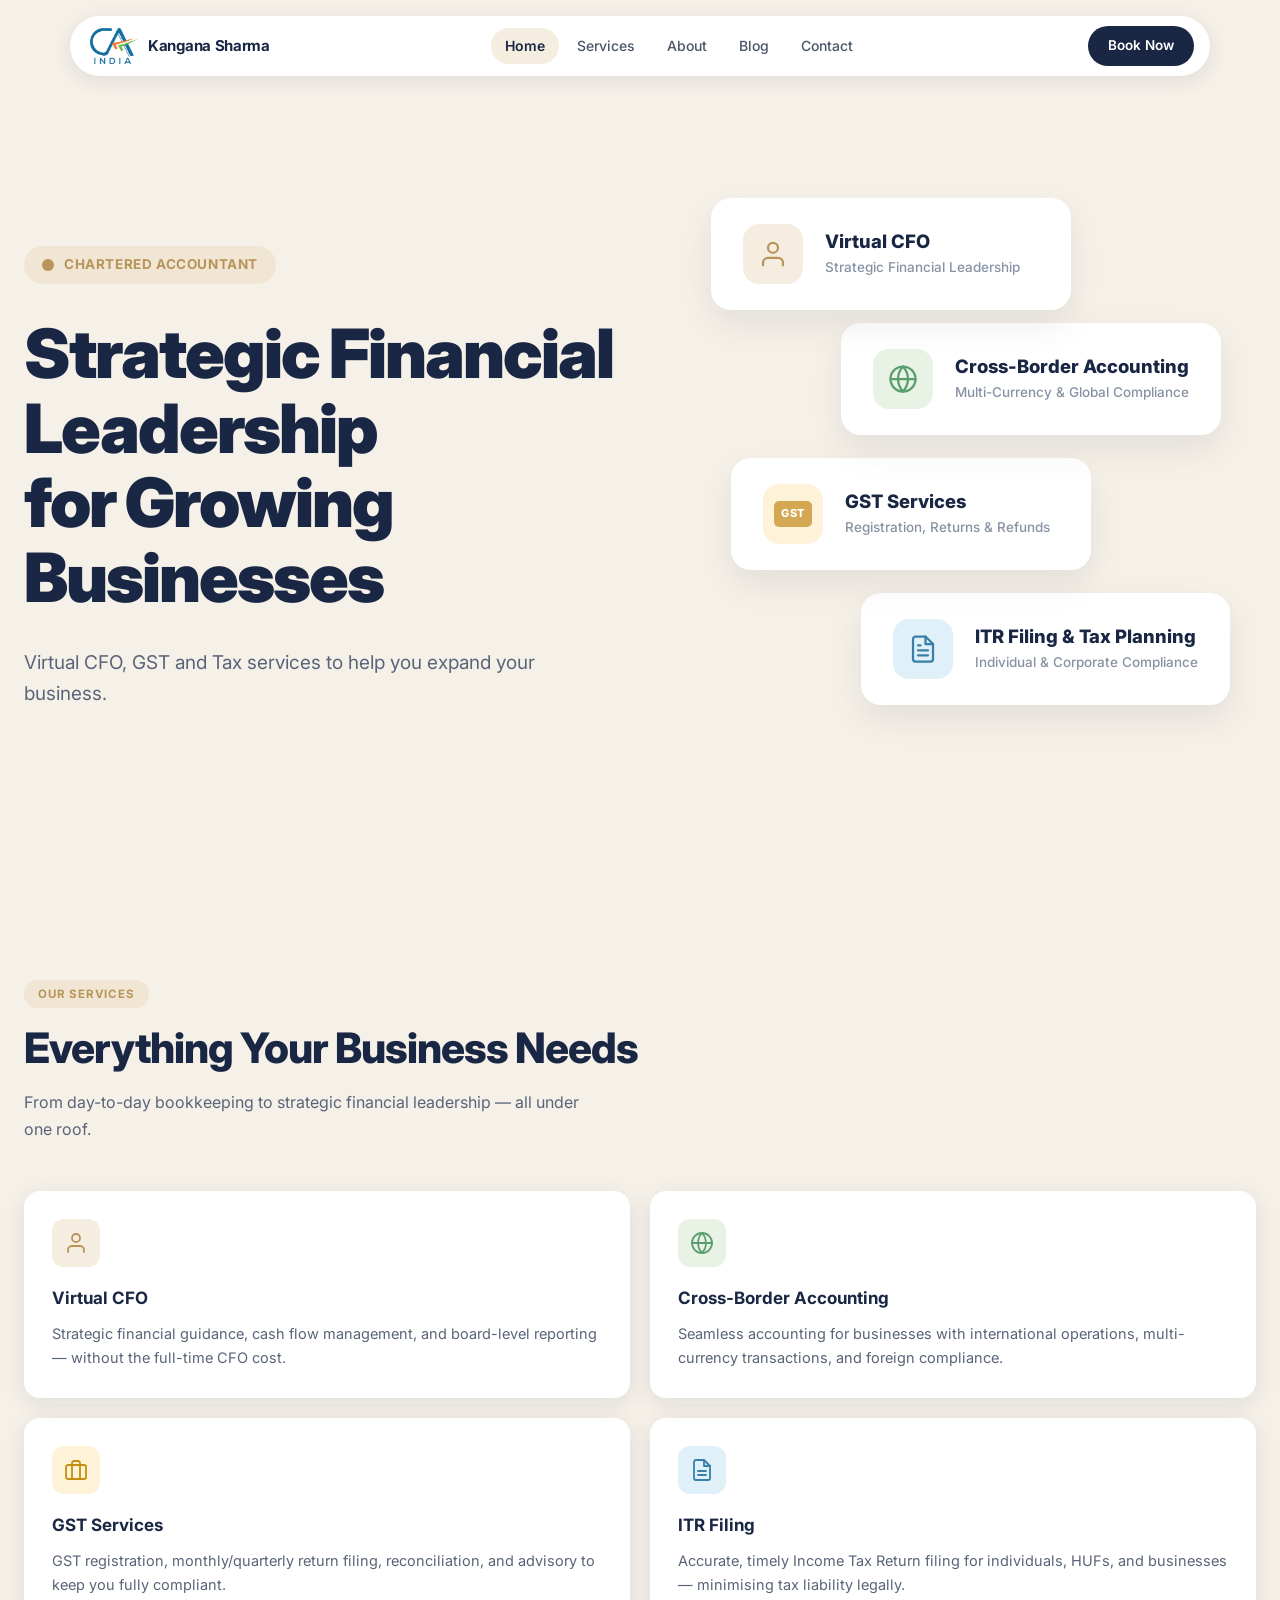
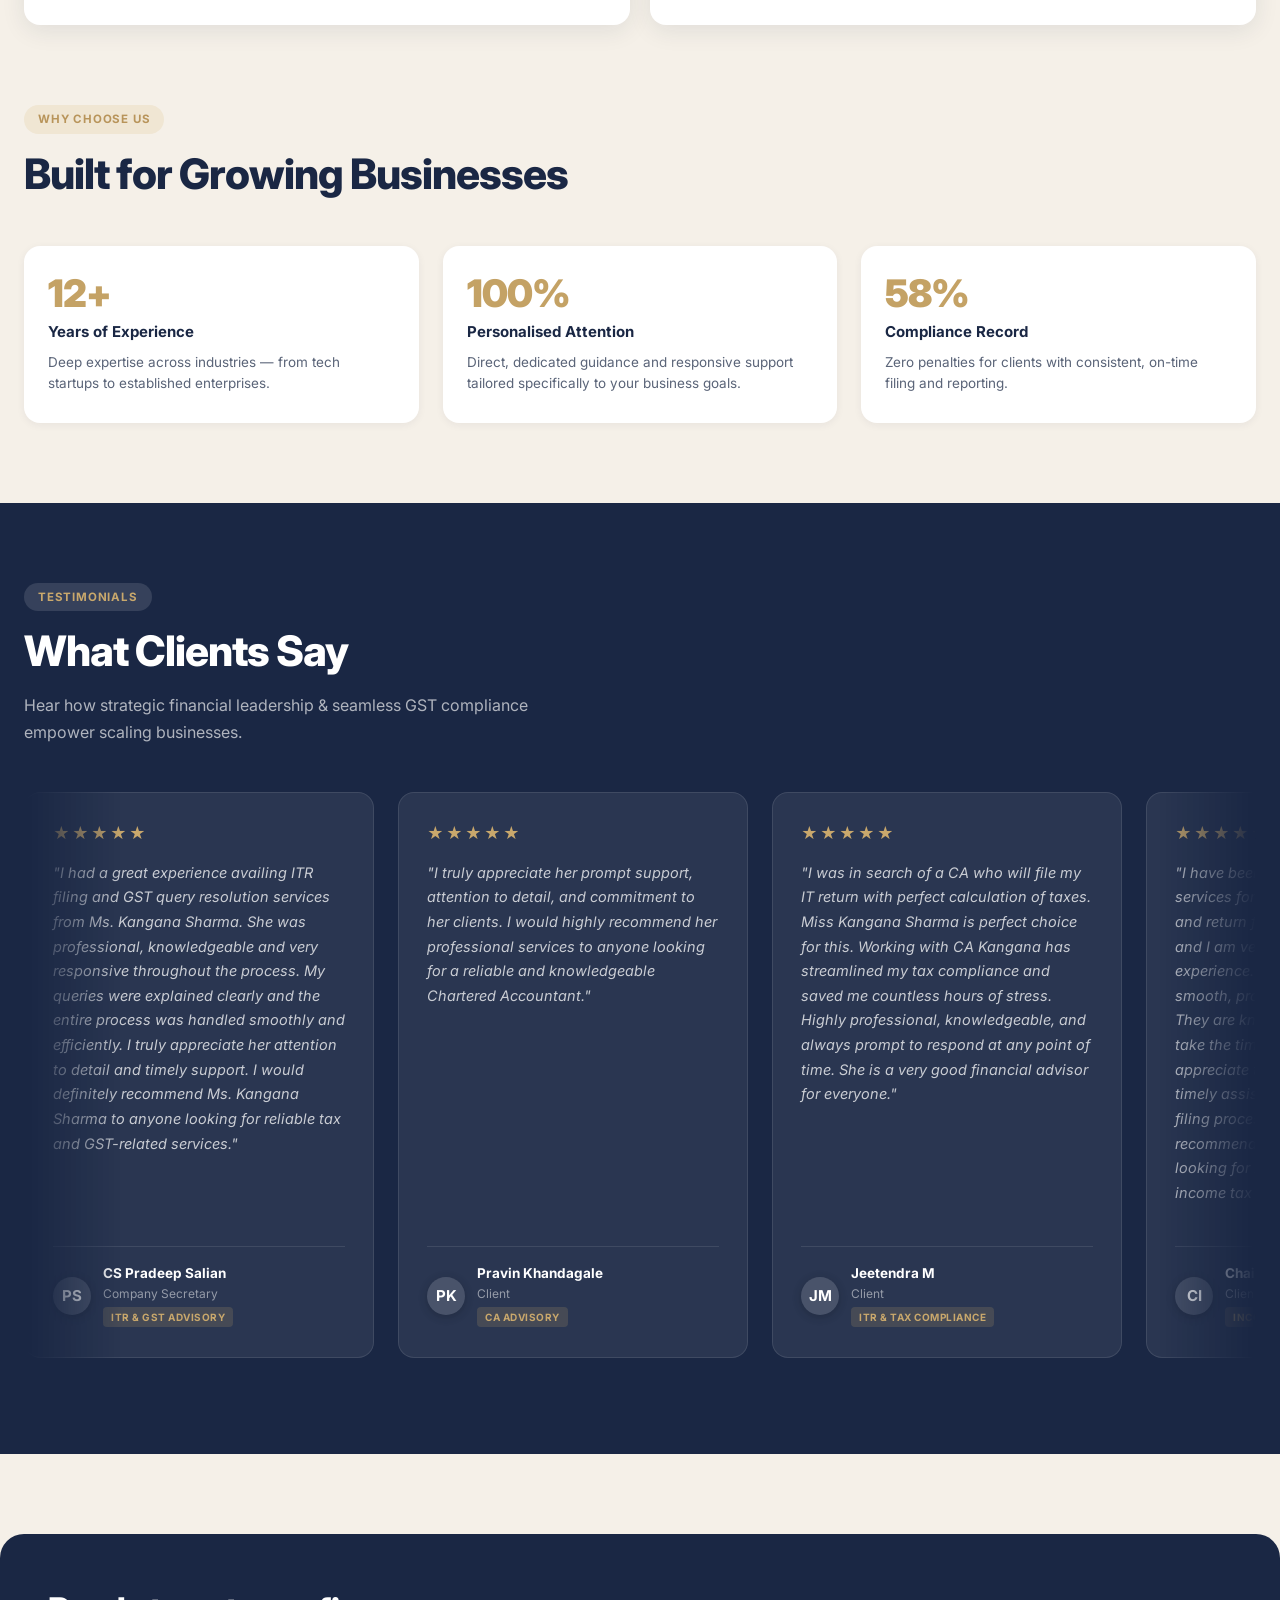
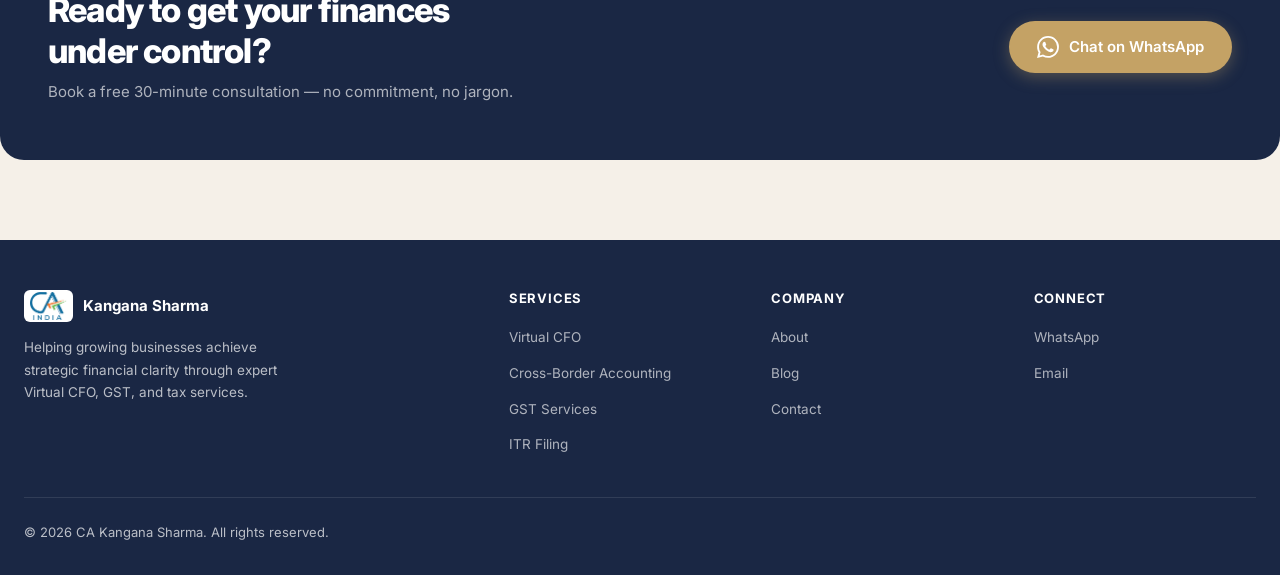
<file: index.html>
<!DOCTYPE html>
<html lang="en">
<head>
  <meta charset="UTF-8" />
  <meta name="viewport" content="width=device-width, initial-scale=1.0" />
  <title>CA Kangana Sharma — Virtual CFO, GST & Cross-Border Accounting</title>
  <meta name="description" content="CA Kangana Sharma is a Chartered Accountant in Panvel, Navi Mumbai offering Virtual CFO, GST compliance, ITR filing, and Cross-Border Accounting services for growing businesses." />
  
  <!-- Open Graph / WhatsApp / Facebook Thumbnail -->
  <meta property="og:type" content="website" />
  <meta property="og:url" content="https://kangana-sharma.vercel.app/" />
  <meta property="og:title" content="CA Kangana Sharma — Virtual CFO, GST & Cross-Border Accounting" />
  <meta property="og:description" content="Strategic financial leadership, Virtual CFO, GST compliance, and tax advisory for growing businesses." />
  <meta property="og:image" content="https://kangana-sharma.vercel.app/images/og-preview.png" />
  <meta property="og:image:width" content="1200" />
  <meta property="og:image:height" content="630" />
  <meta property="og:image:alt" content="CA Kangana Sharma — Strategic Financial Leadership" />

  <!-- Twitter / X Thumbnail -->
  <meta name="twitter:card" content="summary_large_image" />
  <meta name="twitter:url" content="https://kangana-sharma.vercel.app/" />
  <meta name="twitter:title" content="CA Kangana Sharma — Virtual CFO, GST & Cross-Border Accounting" />
  <meta name="twitter:description" content="Strategic financial leadership, Virtual CFO, GST compliance, and tax advisory for growing businesses." />
  <meta name="twitter:image" content="https://kangana-sharma.vercel.app/images/og-preview.png" />
  <link rel="preconnect" href="https://fonts.googleapis.com" />
  <link rel="preconnect" href="https://fonts.gstatic.com" crossorigin />
  <link rel="stylesheet" href="https://fonts.googleapis.com/css2?family=Inter:wght@400;500;600;700;800;900&display=swap" />
  <link rel="icon" type="image/png" href="images/ca-logo.png" />
  <link rel="stylesheet" href="css/style.css" />
  <style>
    /* Homepage-specific overrides */
    .hero { padding-top: 48px; }

    /* Floating card entry animation */
    @keyframes cardDrop {
      from { opacity: 0; transform: translateY(-18px); }
      to   { opacity: 1; transform: translateY(0); }
    }
    .scard-1 { animation: cardDrop 0.5s ease 0.2s both; }
    .scard-2 { animation: cardDrop 0.5s ease 0.38s both; }
    .scard-3 { animation: cardDrop 0.5s ease 0.54s both; }
    .scard-4 { animation: cardDrop 0.5s ease 0.70s both; }

    /* Testimonials */
    .testimonials-section {
      background: var(--navy);
      padding: 80px 24px;
    }
    .testimonials-inner {
      max-width: 1540px;
      margin: 0 auto;
    }
    .testimonials-inner .section-tag {
      background: rgba(255,255,255,0.12);
      color: var(--gold-light);
    }
    .testimonials-inner .section-h2 {
      color: var(--white);
    }
    .testimonials-inner .section-sub {
      color: rgba(255,255,255,0.65);
    }
    .testimonials-grid {
      display: grid;
      grid-template-columns: repeat(3, 1fr);
      gap: 20px;
      margin-top: 0;
    }
    .tcard {
      background: rgba(255,255,255,0.07);
      border: 1px solid rgba(255,255,255,0.10);
      border-radius: var(--radius-md);
      padding: 28px;
      transition: var(--transition);
    }
    .tcard:hover {
      background: rgba(255,255,255,0.11);
    }
    .tcard-stars {
      color: var(--gold-light);
      font-size: 16px;
      letter-spacing: 2px;
      margin-bottom: 14px;
    }
    .tcard p {
      font-size: 14.5px;
      color: rgba(255,255,255,0.75);
      line-height: 1.7;
      margin-bottom: 20px;
      font-style: italic;
    }
    .tcard-author {
      display: flex;
      align-items: center;
      gap: 12px;
    }
    .tcard-avatar {
      width: 38px;
      height: 38px;
      border-radius: 50%;
      background: rgba(255,255,255,0.15);
      display: flex;
      align-items: center;
      justify-content: center;
      font-size: 15px;
      font-weight: 700;
      color: var(--white);
      flex-shrink: 0;
    }
    .tcard-name {
      font-size: 13.5px;
      font-weight: 700;
      color: var(--white);
    }
    .tcard-role {
      font-size: 12px;
      color: rgba(255,255,255,0.5);
    }

    @media (max-width: 900px) {
      .testimonials-grid { grid-template-columns: 1fr 1fr; }
    }
    @media (max-width: 600px) {
      .testimonials-grid { grid-template-columns: 1fr; }
    }
  </style>
</head>
<body>

  <!-- ===== NAVBAR ===== -->
  <div class="navbar-wrapper">
    <nav class="navbar" role="navigation" aria-label="Main navigation">
      <!-- Brand -->
      <a href="index.html" class="navbar-brand">
        <div class="navbar-logo">
          <img src="images/ca-logo.png" alt="CA India Logo" />
        </div>
        <span class="navbar-wordmark">Kangana Sharma</span>
      </a>

      <!-- Links -->
      <ul class="navbar-links" id="navbar-links" role="menubar">
        <li role="none"><a href="index.html" class="active" role="menuitem">Home</a></li>
        <li role="none"><a href="services.html" role="menuitem">Services</a></li>
        <li role="none"><a href="about.html" role="menuitem">About</a></li>
        <li role="none"><a href="blog.html" role="menuitem">Blog</a></li>
        <li role="none"><a href="contact.html" role="menuitem">Contact</a></li>
      </ul>

      <!-- Actions -->
      <div class="navbar-actions">
        <a href="contact.html" class="btn-book" id="btn-book-nav">Book Now</a>
        <button class="nav-hamburger" id="nav-hamburger" aria-label="Open menu" aria-expanded="false">
          <span></span><span></span><span></span>
        </button>
      </div>
    </nav>
  </div>

  <!-- ===== PAGE ===== -->
  <div class="page-wrapper">

    <!-- HERO -->
    <section class="hero" aria-label="Hero">
      <div class="hero-inner">

        <!-- Left -->
        <div class="hero-left">
          <div class="hero-tag fade-up">
            <svg width="12" height="12" viewBox="0 0 24 24" fill="currentColor"><circle cx="12" cy="12" r="12"/></svg>
            Chartered Accountant
          </div>

          <h1 class="hero-h1 fade-up fade-up-d1">
            Strategic Financial Leadership<br>for Growing Businesses
          </h1>

          <p class="hero-sub fade-up fade-up-d2">
            Virtual CFO, GST and Tax services to help you expand your business.
          </p>
        </div>

        <!-- Right — staggered service cards -->
        <div class="hero-right" aria-label="Services preview">
          <div class="service-cards-stack">

            <!-- Virtual CFO -->
            <div class="scard scard-1" aria-label="Virtual CFO service">
              <div class="scard-icon icon-tan">
                <svg viewBox="0 0 24 24" fill="none" stroke="currentColor" stroke-width="1.8" stroke-linecap="round" stroke-linejoin="round" style="color:#b8945a">
                  <path d="M20 21v-2a4 4 0 0 0-4-4H8a4 4 0 0 0-4 4v2"/>
                  <circle cx="12" cy="7" r="4"/>
                </svg>
              </div>
              <div class="scard-text">
                <span class="scard-title">Virtual CFO</span>
                <span class="scard-sub">Strategic Financial Leadership</span>
              </div>
            </div>

            <!-- Cross-Border Accounting -->
            <div class="scard scard-2" aria-label="Cross-Border Accounting service">
              <div class="scard-icon icon-sage">
                <svg viewBox="0 0 24 24" fill="none" stroke="currentColor" stroke-width="1.8" stroke-linecap="round" stroke-linejoin="round" style="color:#5a9e6f">
                  <circle cx="12" cy="12" r="10"/>
                  <line x1="2" y1="12" x2="22" y2="12"/>
                  <path d="M12 2a15.3 15.3 0 0 1 4 10 15.3 15.3 0 0 1-4 10 15.3 15.3 0 0 1-4-10 15.3 15.3 0 0 1 4-10z"/>
                </svg>
              </div>
              <div class="scard-text">
                <span class="scard-title">Cross-Border Accounting</span>
                <span class="scard-sub">Multi-Currency & Global Compliance</span>
              </div>
            </div>

            <!-- GST -->
            <div class="scard scard-3" aria-label="GST service">
              <div class="scard-icon icon-gst" style="flex-direction:column;gap:0;">
                <span class="gst-badge" style="font-size:11px;padding:4px 7px;">GST</span>
              </div>
              <div class="scard-text">
                <span class="scard-title">GST Services</span>
                <span class="scard-sub">Registration, Returns & Refunds</span>
              </div>
            </div>

            <!-- ITR Filing -->
            <div class="scard scard-4" aria-label="ITR Filing service">
              <div class="scard-icon icon-blue">
                <svg viewBox="0 0 24 24" fill="none" stroke="currentColor" stroke-width="1.8" stroke-linecap="round" stroke-linejoin="round" style="color:#3a7fa8">
                  <path d="M14 2H6a2 2 0 0 0-2 2v16a2 2 0 0 0 2 2h12a2 2 0 0 0 2-2V8z"/>
                  <polyline points="14 2 14 8 20 8"/>
                  <line x1="16" y1="13" x2="8" y2="13"/>
                  <line x1="16" y1="17" x2="8" y2="17"/>
                  <polyline points="10 9 9 9 8 9"/>
                </svg>
              </div>
              <div class="scard-text">
                <span class="scard-title">ITR Filing & Tax Planning</span>
                <span class="scard-sub">Individual & Corporate Compliance</span>
              </div>
            </div>

          </div>
        </div>
      </div>
    </section>

    <!-- SERVICES PREVIEW SECTION -->
    <section class="section" aria-label="Services overview">
      <div class="section-tag fade-up">Our Services</div>
      <h2 class="section-h2 fade-up fade-up-d1">Everything Your Business Needs</h2>
      <p class="section-sub fade-up fade-up-d2">From day-to-day bookkeeping to strategic financial leadership — all under one roof.</p>

      <div class="services-preview-grid">
        <div class="service-card-full fade-up fade-up-d1">
          <div class="icon-wrap icon-tan">
            <svg viewBox="0 0 24 24" fill="none" stroke="currentColor" stroke-width="1.8" stroke-linecap="round" stroke-linejoin="round" style="color:#b8945a">
              <path d="M20 21v-2a4 4 0 0 0-4-4H8a4 4 0 0 0-4 4v2"/><circle cx="12" cy="7" r="4"/>
            </svg>
          </div>
          <h3>Virtual CFO</h3>
          <p>Strategic financial guidance, cash flow management, and board-level reporting — without the full-time CFO cost.</p>
        </div>

        <div class="service-card-full fade-up fade-up-d2">
          <div class="icon-wrap icon-sage">
            <svg viewBox="0 0 24 24" fill="none" stroke="currentColor" stroke-width="1.8" stroke-linecap="round" stroke-linejoin="round" style="color:#5a9e6f">
              <circle cx="12" cy="12" r="10"/><line x1="2" y1="12" x2="22" y2="12"/>
              <path d="M12 2a15.3 15.3 0 0 1 4 10 15.3 15.3 0 0 1-4 10 15.3 15.3 0 0 1-4-10 15.3 15.3 0 0 1 4-10z"/>
            </svg>
          </div>
          <h3>Cross-Border Accounting</h3>
          <p>Seamless accounting for businesses with international operations, multi-currency transactions, and foreign compliance.</p>
        </div>

        <div class="service-card-full fade-up fade-up-d3">
          <div class="icon-wrap icon-gst">
            <svg viewBox="0 0 24 24" fill="none" stroke="currentColor" stroke-width="1.8" stroke-linecap="round" stroke-linejoin="round" style="color:#c4900a">
              <rect x="2" y="7" width="20" height="14" rx="2"/><path d="M16 21V5a2 2 0 0 0-2-2h-4a2 2 0 0 0-2 2v16"/>
            </svg>
          </div>
          <h3>GST Services</h3>
          <p>GST registration, monthly/quarterly return filing, reconciliation, and advisory to keep you fully compliant.</p>
        </div>

        <div class="service-card-full fade-up fade-up-d4">
          <div class="icon-wrap icon-blue">
            <svg viewBox="0 0 24 24" fill="none" stroke="currentColor" stroke-width="1.8" stroke-linecap="round" stroke-linejoin="round" style="color:#3a7fa8">
              <path d="M14 2H6a2 2 0 0 0-2 2v16a2 2 0 0 0 2 2h12a2 2 0 0 0 2-2V8z"/>
              <polyline points="14 2 14 8 20 8"/><line x1="16" y1="13" x2="8" y2="13"/><line x1="16" y1="17" x2="8" y2="17"/>
            </svg>
          </div>
          <h3>ITR Filing</h3>
          <p>Accurate, timely Income Tax Return filing for individuals, HUFs, and businesses — minimising tax liability legally.</p>
        </div>
      </div>
    </section>

    <!-- WHY CHOOSE -->
    <section class="section" style="padding-top:0;" aria-label="Why choose us">
      <div class="section-tag fade-up">Why Choose Us</div>
      <h2 class="section-h2 fade-up fade-up-d1">Built for Growing Businesses</h2>
      <div class="why-grid">
        <div class="why-card fade-up fade-up-d1">
          <div class="why-num" data-count="12" data-suffix="+">0+</div>
          <h3>Years of Experience</h3>
          <p>Deep expertise across industries — from tech startups to established enterprises.</p>
        </div>
        <div class="why-card fade-up fade-up-d2">
          <div class="why-num">100%</div>
          <h3>Personalised Attention</h3>
          <p>Direct, dedicated guidance and responsive support tailored specifically to your business goals.</p>
        </div>
        <div class="why-card fade-up fade-up-d3">
          <div class="why-num" data-count="100" data-suffix="%">0%</div>
          <h3>Compliance Record</h3>
          <p>Zero penalties for clients with consistent, on-time filing and reporting.</p>
        </div>
      </div>
    </section>

    <!-- TESTIMONIALS -->
    <section class="testimonials-section" aria-label="Client testimonials">
      <div class="testimonials-inner">
        <div class="section-tag fade-up">Testimonials</div>
        <h2 class="section-h2 fade-up fade-up-d1">What Clients Say</h2>
        <p class="section-sub fade-up fade-up-d2" style="margin-bottom:30px;">Hear how strategic financial leadership & seamless GST compliance empower scaling businesses.</p>
        
        <!-- Running Slider Container -->
        <div class="testimonials-slider-wrapper">
          <div class="testimonials-track" id="testimonials-track">
            
            <!-- Testimonial 1: CS Pradeep Salian -->
            <div class="tcard">
              <div class="tcard-content">
                <div class="tcard-stars">★★★★★</div>
                <p>"I had a great experience availing ITR filing and GST query resolution services from Ms. Kangana Sharma. She was professional, knowledgeable and very responsive throughout the process. My queries were explained clearly and the entire process was handled smoothly and efficiently. I truly appreciate her attention to detail and timely support. I would definitely recommend Ms. Kangana Sharma to anyone looking for reliable tax and GST-related services."</p>
              </div>
              <div class="tcard-author">
                <div class="tcard-avatar">PS</div>
                <div>
                  <div class="tcard-name">CS Pradeep Salian</div>
                  <div class="tcard-role">Company Secretary</div>
                  <span class="tcard-tag">ITR & GST Advisory</span>
                </div>
              </div>
            </div>

            <!-- Testimonial 2 -->
            <div class="tcard">
              <div class="tcard-content">
                <div class="tcard-stars">★★★★★</div>
                <p>"I truly appreciate her prompt support, attention to detail, and commitment to her clients. I would highly recommend her professional services to anyone looking for a reliable and knowledgeable Chartered Accountant."</p>
              </div>
              <div class="tcard-author">
                <div class="tcard-avatar">PK</div>
                <div>
                  <div class="tcard-name">Pravin Khandagale</div>
                  <div class="tcard-role">Client</div>
                  <span class="tcard-tag">CA Advisory</span>
                </div>
              </div>
            </div>

            <!-- Testimonial 3 -->
            <div class="tcard">
              <div class="tcard-content">
                <div class="tcard-stars">★★★★★</div>
                <p>"I was in search of a CA who will file my IT return with perfect calculation of taxes. Miss Kangana Sharma is perfect choice for this. Working with CA Kangana has streamlined my tax compliance and saved me countless hours of stress. Highly professional, knowledgeable, and always prompt to respond at any point of time. She is a very good financial advisor for everyone."</p>
              </div>
              <div class="tcard-author">
                <div class="tcard-avatar">JM</div>
                <div>
                  <div class="tcard-name">Jeetendra M</div>
                  <div class="tcard-role">Client</div>
                  <span class="tcard-tag">ITR & Tax Compliance</span>
                </div>
              </div>
            </div>

            <!-- Testimonial 4 -->
            <div class="tcard">
              <div class="tcard-content">
                <div class="tcard-stars">★★★★★</div>
                <p>"I have been availing the professional services for my income tax calculation and return filing for the past three years, and I am very happy with the overall experience. The process has always been smooth, professional, and hassle-free. They are knowledgeable, responsive, and take the time to explain things clearly. I appreciate their attention to detail and timely assistance throughout the tax filing process. I would definitely recommend their services to anyone looking for reliable and professional income tax and return filing assistance."</p>
              </div>
              <div class="tcard-author">
                <div class="tcard-avatar">CI</div>
                <div>
                  <div class="tcard-name">Chaitanya I</div>
                  <div class="tcard-role">Client</div>
                  <span class="tcard-tag">Income Tax & Filing</span>
                </div>
              </div>
            </div>

            <!-- Testimonial 5 -->
            <div class="tcard">
              <div class="tcard-content">
                <div class="tcard-stars">★★★★★</div>
                <p>"I have had the pleasure of working with CA Kangana Sharma on few audit assignments for large companies. She is meticulous, highly professional, hardworking and responsible, and approaches every assignment with exceptional care and diligence. Her commitment to quality and her dependable approach make her a valued professional to work with. I am pleased to recommend her as a Chartered Accountant."</p>
              </div>
              <div class="tcard-author">
                <div class="tcard-avatar">RA</div>
                <div>
                  <div class="tcard-name">CA Rites Agarwal</div>
                  <div class="tcard-role">Chartered Accountant</div>
                  <span class="tcard-tag">Audit Assignments</span>
                </div>
              </div>
            </div>

          </div><!-- /testimonials-track -->
        </div><!-- /testimonials-slider-wrapper -->

      </div>
    </section>

    <!-- CTA BAND -->
    <div class="cta-band fade-up" style="max-width:1480px; margin-left:auto; margin-right:auto; margin-top:80px;">
      <div>
        <h2>Ready to get your finances under control?</h2>
        <p>Book a free 30-minute consultation — no commitment, no jargon.</p>
      </div>
      <a
        href="https://wa.me/919284705515?text=Hi%20CA%20Kangana%20Sharma%2C%20I%27d%20like%20to%20book%20a%20free%20consultation."
        class="btn-whatsapp"
        target="_blank"
        rel="noopener noreferrer"
        id="cta-whatsapp-btn"
        style="flex-shrink:0;"
      >
        <svg viewBox="0 0 24 24" fill="currentColor">
          <path d="M17.472 14.382c-.297-.149-1.758-.867-2.03-.967-.273-.099-.471-.148-.67.15-.197.297-.767.966-.94 1.164-.173.199-.347.223-.644.075-.297-.15-1.255-.463-2.39-1.475-.883-.788-1.48-1.761-1.653-2.059-.173-.297-.018-.458.13-.606.134-.133.298-.347.446-.52.149-.174.198-.298.298-.497.099-.198.05-.371-.025-.52-.075-.149-.669-1.612-.916-2.207-.242-.579-.487-.5-.669-.51-.173-.008-.371-.01-.57-.01-.198 0-.52.074-.792.372-.272.297-1.04 1.016-1.04 2.479 0 1.462 1.065 2.875 1.213 3.074.149.198 2.096 3.2 5.077 4.487.709.306 1.262.489 1.694.625.712.227 1.36.195 1.871.118.571-.085 1.758-.719 2.006-1.413.248-.694.248-1.289.173-1.413-.074-.124-.272-.198-.57-.347m-5.421 7.403h-.004a9.87 9.87 0 0 1-5.031-1.378l-.361-.214-3.741.982.998-3.648-.235-.374a9.86 9.86 0 0 1-1.51-5.26c.001-5.45 4.436-9.884 9.888-9.884 2.64 0 5.122 1.03 6.988 2.898a9.825 9.825 0 0 1 2.893 6.994c-.003 5.45-4.437 9.884-9.885 9.884m8.413-18.297A11.815 11.815 0 0 0 12.05 0C5.495 0 .16 5.335.157 11.892c0 2.096.547 4.142 1.588 5.945L.057 24l6.305-1.654a11.882 11.882 0 0 0 5.683 1.448h.005c6.554 0 11.89-5.335 11.893-11.893a11.821 11.821 0 0 0-3.48-8.413z"/>
        </svg>
        Chat on WhatsApp
      </a>
    </div>

    <!-- FOOTER -->
    <footer style="margin-top:80px;">
      <div class="footer-inner">
        <div class="footer-brand">
          <div class="footer-logo-mark">
            <div class="navbar-logo"><img src="images/ca-logo.png" alt="CA India Logo" style="height:32px;background:white;padding:2px 6px;border-radius:6px;" /></div>
            <span style="color:white;font-weight:700;font-size:15px;">Kangana Sharma</span>
          </div>
          <p>Helping growing businesses achieve strategic financial clarity through expert Virtual CFO, GST, and tax services.</p>
        </div>
        <div class="footer-col">
          <h4>Services</h4>
          <ul>
            <li><a href="services.html">Virtual CFO</a></li>
            <li><a href="services.html">Cross-Border Accounting</a></li>
            <li><a href="services.html">GST Services</a></li>
            <li><a href="services.html">ITR Filing</a></li>
          </ul>
        </div>
        <div class="footer-col">
          <h4>Company</h4>
          <ul>
            <li><a href="about.html">About</a></li>
            <li><a href="blog.html">Blog</a></li>
            <li><a href="contact.html">Contact</a></li>
          </ul>
        </div>
        <div class="footer-col">
          <h4>Connect</h4>
          <ul>
            <li><a href="https://wa.me/919284705515" target="_blank" rel="noopener">WhatsApp</a></li>
            <li><a href="mailto:kanganasharma.co@gmail.com">Email</a></li>
          </ul>
        </div>
      </div>
      <div class="footer-bottom">
        <span>© 2026 CA Kangana Sharma. All rights reserved.</span>
      </div>
    </footer>

  </div><!-- /page-wrapper -->

  <script src="js/main.js"></script>
</body>
</html>
</file>
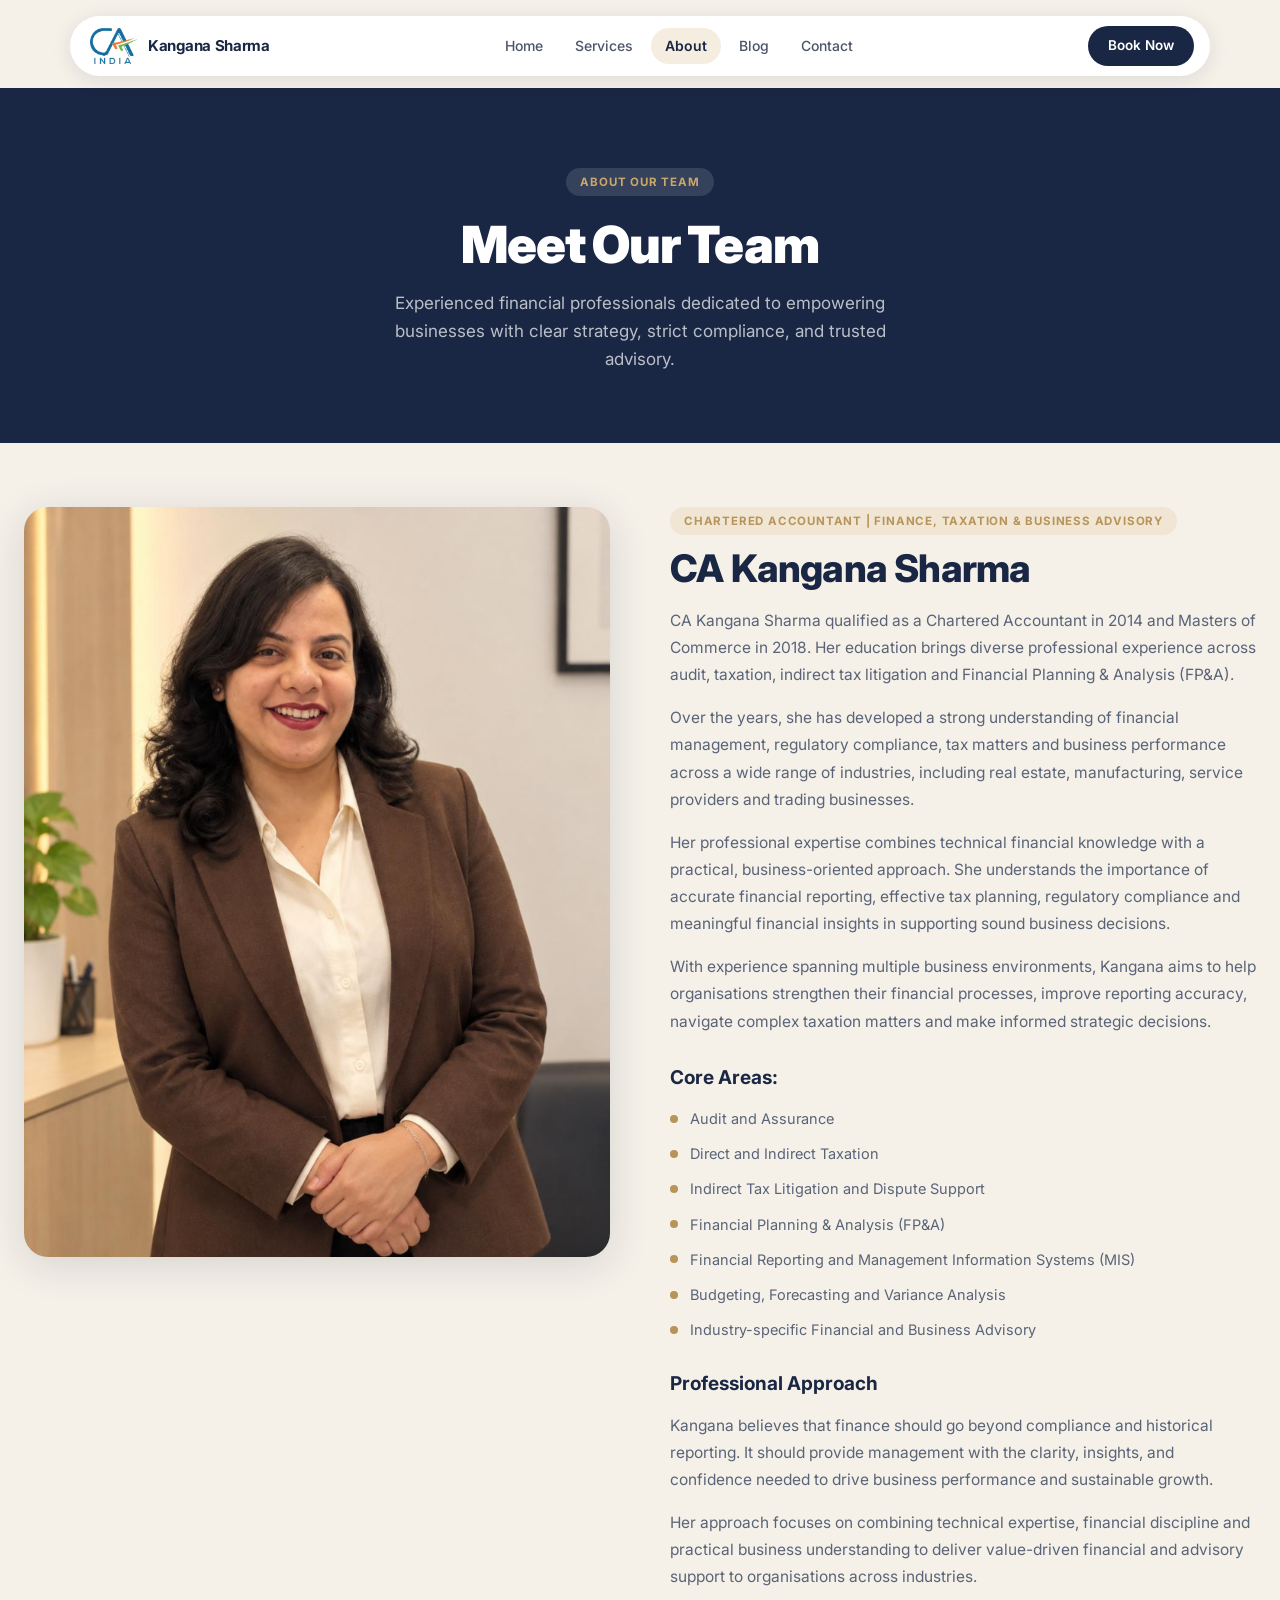
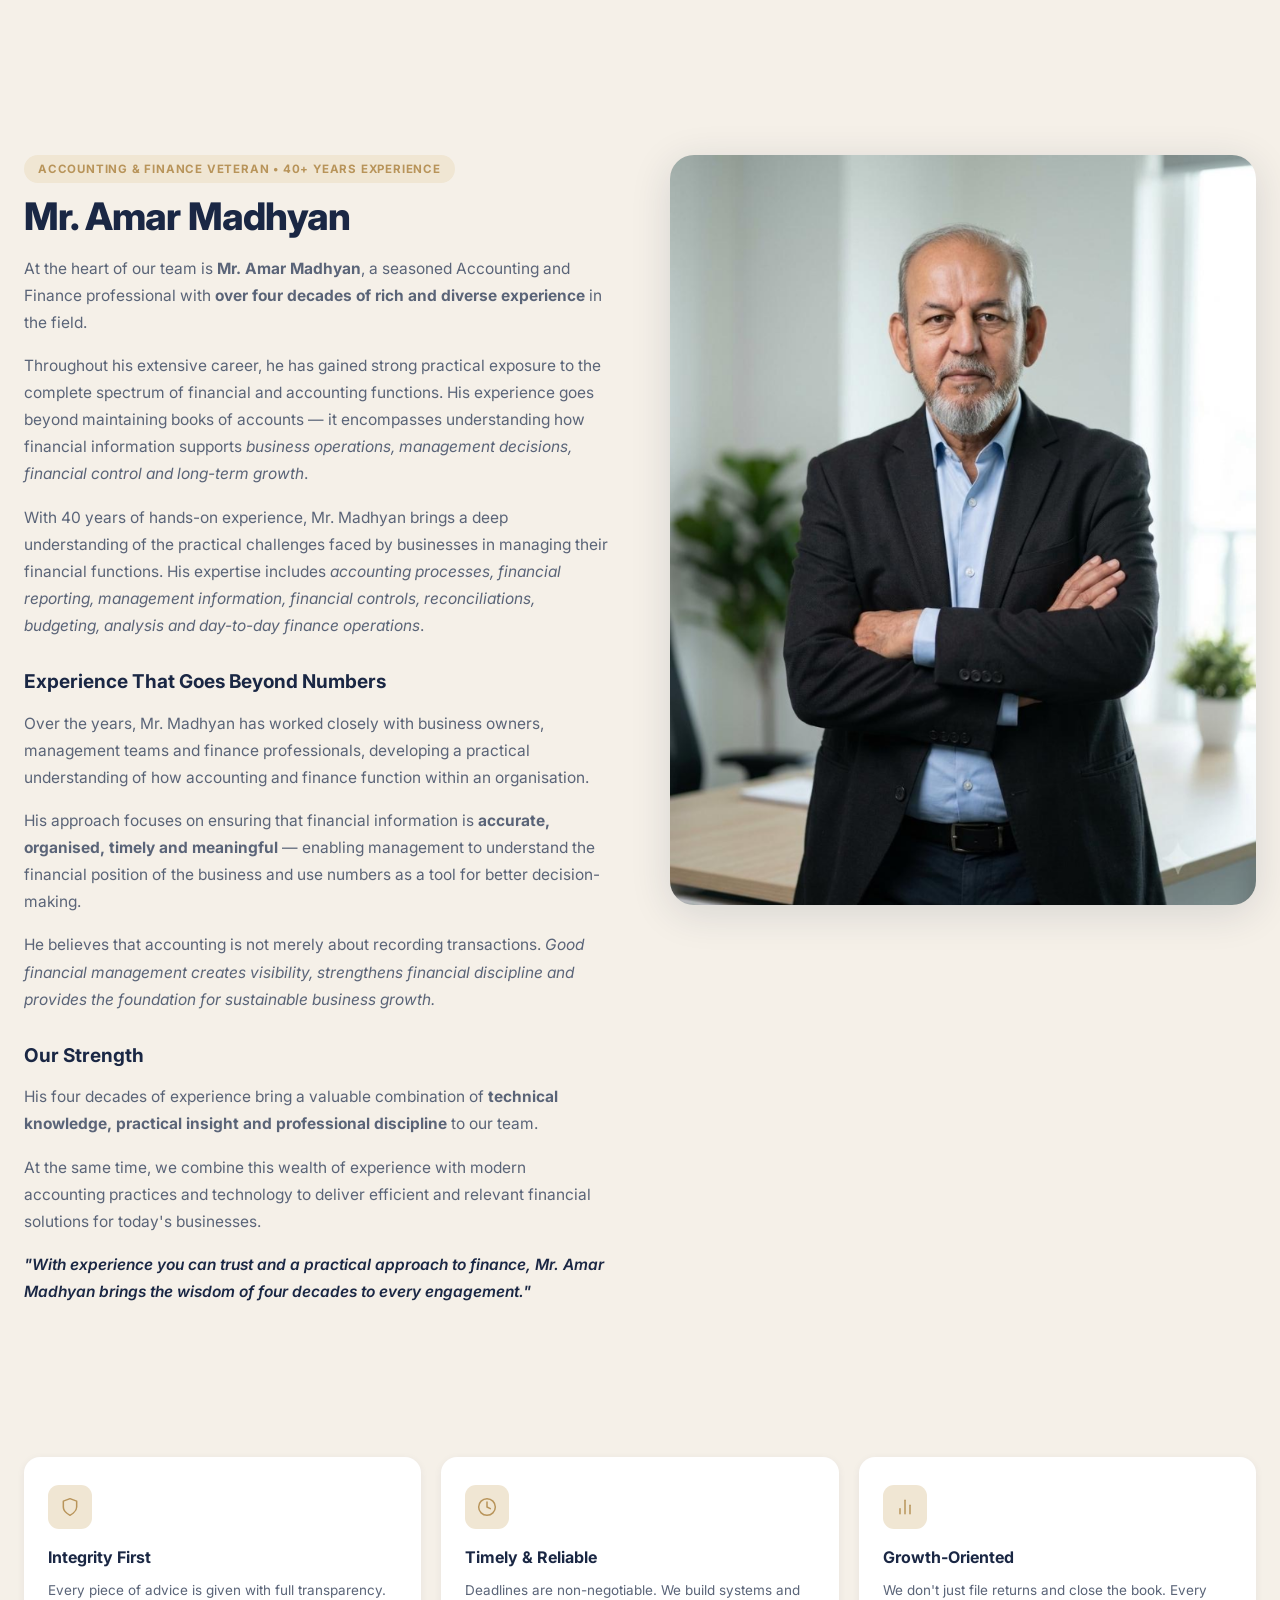
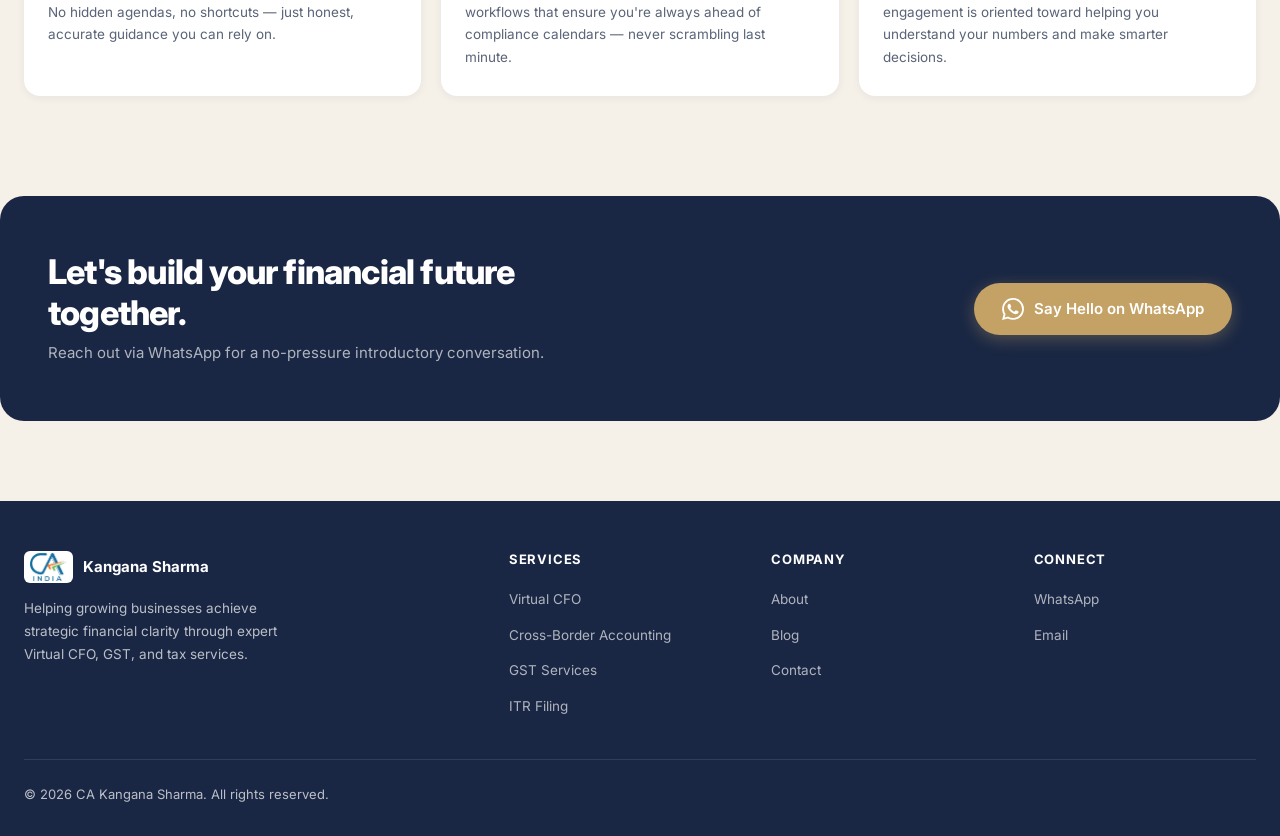
<file: about.html>
<!DOCTYPE html>
<html lang="en">
<head>
  <meta charset="UTF-8" />
  <meta name="viewport" content="width=device-width, initial-scale=1.0" />
  <title>About CA Kangana Sharma — Chartered Accountant & Virtual CFO</title>
  <meta name="description" content="Learn about CA Kangana Sharma, a Chartered Accountant based in Panvel, Navi Mumbai specialising in Virtual CFO leadership, GST advisory, and cross-border accounting." />
  
  <meta property="og:type" content="website" />
  <meta property="og:url" content="https://kangana-sharma.vercel.app/about" />
  <meta property="og:title" content="Meet Our Team — CA Kangana Sharma & Amar Madhyan" />
  <meta property="og:description" content="Experienced financial professionals dedicated to empowering businesses with clear strategy, strict compliance, and trusted advisory." />
  <meta property="og:image" content="https://kangana-sharma.vercel.app/images/og-preview.png" />
  <meta name="twitter:card" content="summary_large_image" />
  <meta name="twitter:image" content="https://kangana-sharma.vercel.app/images/og-preview.png" />
  <link rel="preconnect" href="https://fonts.googleapis.com" />
  <link rel="preconnect" href="https://fonts.gstatic.com" crossorigin />
  <link rel="stylesheet" href="https://fonts.googleapis.com/css2?family=Inter:wght@400;500;600;700;800;900&display=swap" />
  <link rel="icon" type="image/png" href="images/ca-logo.png" />
  <link rel="stylesheet" href="css/style.css" />
  <style>
    .values-grid {
      display: grid;
      grid-template-columns: repeat(3, 1fr);
      gap: 20px;
      padding: 72px 24px 80px;
      max-width: 1540px;
      margin: 0 auto;
    }
    .value-card {
      background: var(--white);
      border-radius: var(--radius-md);
      box-shadow: var(--shadow-sm);
      padding: 28px 24px;
      transition: var(--transition);
    }
    .value-card:hover {
      transform: translateY(-3px);
      box-shadow: var(--shadow-md);
    }
    .value-icon {
      width: 44px;
      height: 44px;
      background: var(--gold-bg);
      border-radius: 11px;
      display: flex;
      align-items: center;
      justify-content: center;
      margin-bottom: 16px;
    }
    .value-icon svg {
      width: 20px;
      height: 20px;
      color: var(--gold);
    }
    .value-card h3 {
      font-size: 16px;
      font-weight: 700;
      color: var(--navy);
      margin-bottom: 8px;
    }
    .value-card p {
      font-size: 13.5px;
      color: var(--text-body);
      line-height: 1.65;
    }
    .timeline-section {
      padding: 72px 24px;
      max-width: 1100px;
      margin: 0 auto;
    }
    .timeline {
      margin-top: 40px;
      display: flex;
      flex-direction: column;
      gap: 0;
      position: relative;
      padding-left: 32px;
    }
    .timeline::before {
      content: '';
      position: absolute;
      left: 7px;
      top: 8px;
      bottom: 8px;
      width: 2px;
      background: linear-gradient(to bottom, var(--gold), var(--bg-cream-dark));
    }
    .timeline-item {
      position: relative;
      padding: 0 0 32px 24px;
    }
    .timeline-item::before {
      content: '';
      position: absolute;
      left: -32px;
      top: 6px;
      width: 14px;
      height: 14px;
      border-radius: 50%;
      background: var(--gold);
      border: 3px solid var(--bg-cream);
    }
    .timeline-year {
      font-size: 12px;
      font-weight: 700;
      color: var(--gold);
      letter-spacing: 0.8px;
      text-transform: uppercase;
      margin-bottom: 4px;
    }
    .timeline-item h4 {
      font-size: 16px;
      font-weight: 700;
      color: var(--navy);
      margin-bottom: 6px;
    }
    .timeline-item p {
      font-size: 14px;
      color: var(--text-body);
      line-height: 1.65;
    }
    @media (max-width: 900px) {
      .values-grid { grid-template-columns: 1fr; }
    }
  </style>
</head>
<body>

  <!-- NAVBAR -->
  <div class="navbar-wrapper">
    <nav class="navbar" role="navigation" aria-label="Main navigation">
      <a href="index.html" class="navbar-brand">
        <div class="navbar-logo">
          <img src="images/ca-logo.png" alt="CA India Logo" />
        </div>
        <span class="navbar-wordmark">Kangana Sharma</span>
      </a>
      <ul class="navbar-links" id="navbar-links" role="menubar">
        <li><a href="index.html">Home</a></li>
        <li><a href="services.html">Services</a></li>
        <li><a href="about.html" class="active">About</a></li>
        <li><a href="blog.html">Blog</a></li>
        <li><a href="contact.html">Contact</a></li>
      </ul>
      <div class="navbar-actions">
        <a href="contact.html" class="btn-book" id="btn-book-nav">Book Now</a>
        <button class="nav-hamburger" id="nav-hamburger" aria-label="Open menu">
          <span></span><span></span><span></span>
        </button>
      </div>
    </nav>
  </div>

  <div class="page-wrapper">

    <!-- PAGE HERO -->
    <div class="page-hero">
      <div class="section-tag">About Our Team</div>
      <h1>Meet Our Team</h1>
      <p>Experienced financial professionals dedicated to empowering businesses with clear strategy, strict compliance, and trusted advisory.</p>
    </div>

    <!-- BIO SECTION -->
    <div class="about-grid">
      <!-- Portrait -->
      <div class="about-portrait fade-up">
        <img src="images/kangana-sharma-portrait.png" alt="CA Kangana Sharma — Chartered Accountant" class="about-portrait-img" width="600" height="750" fetchpriority="high" decoding="async" />
      </div>

      <!-- Content -->
      <div class="about-content fade-up fade-up-d1">
        <div class="section-tag" style="margin-bottom:12px;">Chartered Accountant | Finance, Taxation & Business Advisory</div>
        <h2>CA Kangana Sharma</h2>
        <p>
          CA Kangana Sharma qualified as a Chartered Accountant in 2014 and Masters of Commerce in 2018. Her education brings diverse professional experience across audit, taxation, indirect tax litigation and Financial Planning & Analysis (FP&A).
        </p>
        <p>
          Over the years, she has developed a strong understanding of financial management, regulatory compliance, tax matters and business performance across a wide range of industries, including real estate, manufacturing, service providers and trading businesses.
        </p>
        <p>
          Her professional expertise combines technical financial knowledge with a practical, business-oriented approach. She understands the importance of accurate financial reporting, effective tax planning, regulatory compliance and meaningful financial insights in supporting sound business decisions.
        </p>
        <p>
          With experience spanning multiple business environments, Kangana aims to help organisations strengthen their financial processes, improve reporting accuracy, navigate complex taxation matters and make informed strategic decisions.
        </p>

        <div style="margin-top: 28px; margin-bottom: 24px;">
          <h3 style="font-size: 19px; font-weight: 700; color: var(--navy); margin-bottom: 14px;">Core Areas:</h3>
          <div class="credentials-list" style="margin-top: 0;">
            <div class="cred-item"><span class="cred-dot"></span><span>Audit and Assurance</span></div>
            <div class="cred-item"><span class="cred-dot"></span><span>Direct and Indirect Taxation</span></div>
            <div class="cred-item"><span class="cred-dot"></span><span>Indirect Tax Litigation and Dispute Support</span></div>
            <div class="cred-item"><span class="cred-dot"></span><span>Financial Planning & Analysis (FP&A)</span></div>
            <div class="cred-item"><span class="cred-dot"></span><span>Financial Reporting and Management Information Systems (MIS)</span></div>
            <div class="cred-item"><span class="cred-dot"></span><span>Budgeting, Forecasting and Variance Analysis</span></div>
            <div class="cred-item"><span class="cred-dot"></span><span>Industry-specific Financial and Business Advisory</span></div>
          </div>
        </div>

        <div style="margin-top: 28px;">
          <h3 style="font-size: 19px; font-weight: 700; color: var(--navy); margin-bottom: 12px;">Professional Approach</h3>
          <p>
            Kangana believes that finance should go beyond compliance and historical reporting. It should provide management with the clarity, insights, and confidence needed to drive business performance and sustainable growth.
          </p>
          <p>
            Her approach focuses on combining technical expertise, financial discipline and practical business understanding to deliver value-driven financial and advisory support to organisations across industries.
          </p>
        </div>

      </div>
    </div>

    <!-- MEMBER 2: MR. AMAR MADHYAN -->
    <div style="border-top: 1px solid var(--border-light); margin: 20px auto 0; max-width: 1540px;"></div>

    <div class="about-grid about-grid-reverse">
      <!-- Portrait -->
      <div class="about-portrait fade-up">
        <img src="images/amar-madhyan-portrait.png" alt="Mr. Amar Madhyan — Senior Accounting & Finance Professional" class="about-portrait-img" width="600" height="750" loading="lazy" decoding="async" />
      </div>

      <!-- Content -->
      <div class="about-content fade-up fade-up-d1">
        <div class="section-tag" style="margin-bottom:12px;">Accounting & Finance Veteran • 40+ Years Experience</div>
        <h2>Mr. Amar Madhyan</h2>
        <p>
          At the heart of our team is <strong>Mr. Amar Madhyan</strong>, a seasoned Accounting and Finance professional with <strong>over four decades of rich and diverse experience</strong> in the field.
        </p>
        <p>
          Throughout his extensive career, he has gained strong practical exposure to the complete spectrum of financial and accounting functions. His experience goes beyond maintaining books of accounts — it encompasses understanding how financial information supports <em>business operations, management decisions, financial control and long-term growth</em>.
        </p>
        <p>
          With 40 years of hands-on experience, Mr. Madhyan brings a deep understanding of the practical challenges faced by businesses in managing their financial functions. His expertise includes <em>accounting processes, financial reporting, management information, financial controls, reconciliations, budgeting, analysis and day-to-day finance operations</em>.
        </p>

        <div style="margin-top: 28px; margin-bottom: 24px;">
          <h3 style="font-size: 19px; font-weight: 700; color: var(--navy); margin-bottom: 12px;">Experience That Goes Beyond Numbers</h3>
          <p>
            Over the years, Mr. Madhyan has worked closely with business owners, management teams and finance professionals, developing a practical understanding of how accounting and finance function within an organisation.
          </p>
          <p>
            His approach focuses on ensuring that financial information is <strong>accurate, organised, timely and meaningful</strong> — enabling management to understand the financial position of the business and use numbers as a tool for better decision-making.
          </p>
          <p>
            He believes that accounting is not merely about recording transactions. <em>Good financial management creates visibility, strengthens financial discipline and provides the foundation for sustainable business growth.</em>
          </p>
        </div>

        <div style="margin-top: 28px;">
          <h3 style="font-size: 19px; font-weight: 700; color: var(--navy); margin-bottom: 12px;">Our Strength</h3>
          <p>
            His four decades of experience bring a valuable combination of <strong>technical knowledge, practical insight and professional discipline</strong> to our team.
          </p>
          <p>
            At the same time, we combine this wealth of experience with modern accounting practices and technology to deliver efficient and relevant financial solutions for today's businesses.
          </p>
          <p style="font-style: italic; color: var(--navy); font-weight: 600; margin-top: 14px;">
            "With experience you can trust and a practical approach to finance, Mr. Amar Madhyan brings the wisdom of four decades to every engagement."
          </p>
        </div>

      </div>
    </div>

    <!-- VALUES -->
    <div class="values-grid">
      <div class="value-card fade-up fade-up-d1">
        <div class="value-icon">
          <svg viewBox="0 0 24 24" fill="none" stroke="currentColor" stroke-width="1.8" stroke-linecap="round" stroke-linejoin="round">
            <path d="M12 22s8-4 8-10V5l-8-3-8 3v7c0 6 8 10 8 10z"/>
          </svg>
        </div>
        <h3>Integrity First</h3>
        <p>Every piece of advice is given with full transparency. No hidden agendas, no shortcuts — just honest, accurate guidance you can rely on.</p>
      </div>
      <div class="value-card fade-up fade-up-d2">
        <div class="value-icon">
          <svg viewBox="0 0 24 24" fill="none" stroke="currentColor" stroke-width="1.8" stroke-linecap="round" stroke-linejoin="round">
            <circle cx="12" cy="12" r="10"/><polyline points="12 6 12 12 16 14"/>
          </svg>
        </div>
        <h3>Timely & Reliable</h3>
        <p>Deadlines are non-negotiable. We build systems and workflows that ensure you're always ahead of compliance calendars — never scrambling last minute.</p>
      </div>
      <div class="value-card fade-up fade-up-d3">
        <div class="value-icon">
          <svg viewBox="0 0 24 24" fill="none" stroke="currentColor" stroke-width="1.8" stroke-linecap="round" stroke-linejoin="round">
            <line x1="18" y1="20" x2="18" y2="10"/><line x1="12" y1="20" x2="12" y2="4"/><line x1="6" y1="20" x2="6" y2="14"/>
          </svg>
        </div>
        <h3>Growth-Oriented</h3>
        <p>We don't just file returns and close the book. Every engagement is oriented toward helping you understand your numbers and make smarter decisions.</p>
      </div>
    </div>



    <!-- CTA BAND -->
    <div class="cta-band fade-up" style="max-width:1480px; margin-left:auto; margin-right:auto; margin-top:20px; margin-bottom:80px;">
      <div>
        <h2>Let's build your financial future together.</h2>
        <p>Reach out via WhatsApp for a no-pressure introductory conversation.</p>
      </div>
      <a
        href="https://wa.me/919284705515?text=Hi%20CA%20Kangana%20Sharma%2C%20I%20came%20across%20your%20profile%20and%20would%20like%20to%20connect."
        class="btn-whatsapp"
        target="_blank"
        rel="noopener noreferrer"
        id="about-whatsapp-btn"
        style="flex-shrink:0;"
      >
        <svg viewBox="0 0 24 24" fill="currentColor" width="22" height="22">
          <path d="M17.472 14.382c-.297-.149-1.758-.867-2.03-.967-.273-.099-.471-.148-.67.15-.197.297-.767.966-.94 1.164-.173.199-.347.223-.644.075-.297-.15-1.255-.463-2.39-1.475-.883-.788-1.48-1.761-1.653-2.059-.173-.297-.018-.458.13-.606.134-.133.298-.347.446-.52.149-.174.198-.298.298-.497.099-.198.05-.371-.025-.52-.075-.149-.669-1.612-.916-2.207-.242-.579-.487-.5-.669-.51-.173-.008-.371-.01-.57-.01-.198 0-.52.074-.792.372-.272.297-1.04 1.016-1.04 2.479 0 1.462 1.065 2.875 1.213 3.074.149.198 2.096 3.2 5.077 4.487.709.306 1.262.489 1.694.625.712.227 1.36.195 1.871.118.571-.085 1.758-.719 2.006-1.413.248-.694.248-1.289.173-1.413-.074-.124-.272-.198-.57-.347m-5.421 7.403h-.004a9.87 9.87 0 0 1-5.031-1.378l-.361-.214-3.741.982.998-3.648-.235-.374a9.86 9.86 0 0 1-1.51-5.26c.001-5.45 4.436-9.884 9.888-9.884 2.64 0 5.122 1.03 6.988 2.898a9.825 9.825 0 0 1 2.893 6.994c-.003 5.45-4.437 9.884-9.885 9.884m8.413-18.297A11.815 11.815 0 0 0 12.05 0C5.495 0 .16 5.335.157 11.892c0 2.096.547 4.142 1.588 5.945L.057 24l6.305-1.654a11.882 11.882 0 0 0 5.683 1.448h.005c6.554 0 11.89-5.335 11.893-11.893a11.821 11.821 0 0 0-3.48-8.413z"/>
        </svg>
        Say Hello on WhatsApp
      </a>
    </div>

    <!-- FOOTER -->
    <footer>
      <div class="footer-inner">
        <div class="footer-brand">
          <div class="footer-logo-mark">
            <div class="navbar-logo"><img src="images/ca-logo.png" alt="CA India Logo" style="height:32px;background:white;padding:2px 6px;border-radius:6px;" /></div>
            <span style="color:white;font-weight:700;font-size:15px;">Kangana Sharma</span>
          </div>
          <p>Helping growing businesses achieve strategic financial clarity through expert Virtual CFO, GST, and tax services.</p>
        </div>
        <div class="footer-col">
          <h4>Services</h4>
          <ul>
            <li><a href="services.html#virtual-cfo">Virtual CFO</a></li>
            <li><a href="services.html#cross-border">Cross-Border Accounting</a></li>
            <li><a href="services.html#gst">GST Services</a></li>
            <li><a href="services.html#itr">ITR Filing</a></li>
          </ul>
        </div>
        <div class="footer-col">
          <h4>Company</h4>
          <ul>
            <li><a href="about.html">About</a></li>
            <li><a href="blog.html">Blog</a></li>
            <li><a href="contact.html">Contact</a></li>
          </ul>
        </div>
        <div class="footer-col">
          <h4>Connect</h4>
          <ul>
            <li><a href="https://wa.me/919284705515" target="_blank" rel="noopener">WhatsApp</a></li>
            <li><a href="mailto:kanganasharma.co@gmail.com">Email</a></li>
          </ul>
        </div>
      </div>
      <div class="footer-bottom">
        <span>© 2026 CA Kangana Sharma. All rights reserved.</span>
      </div>
    </footer>

  </div>

  <script src="js/main.js"></script>
</body>
</html>
</file>
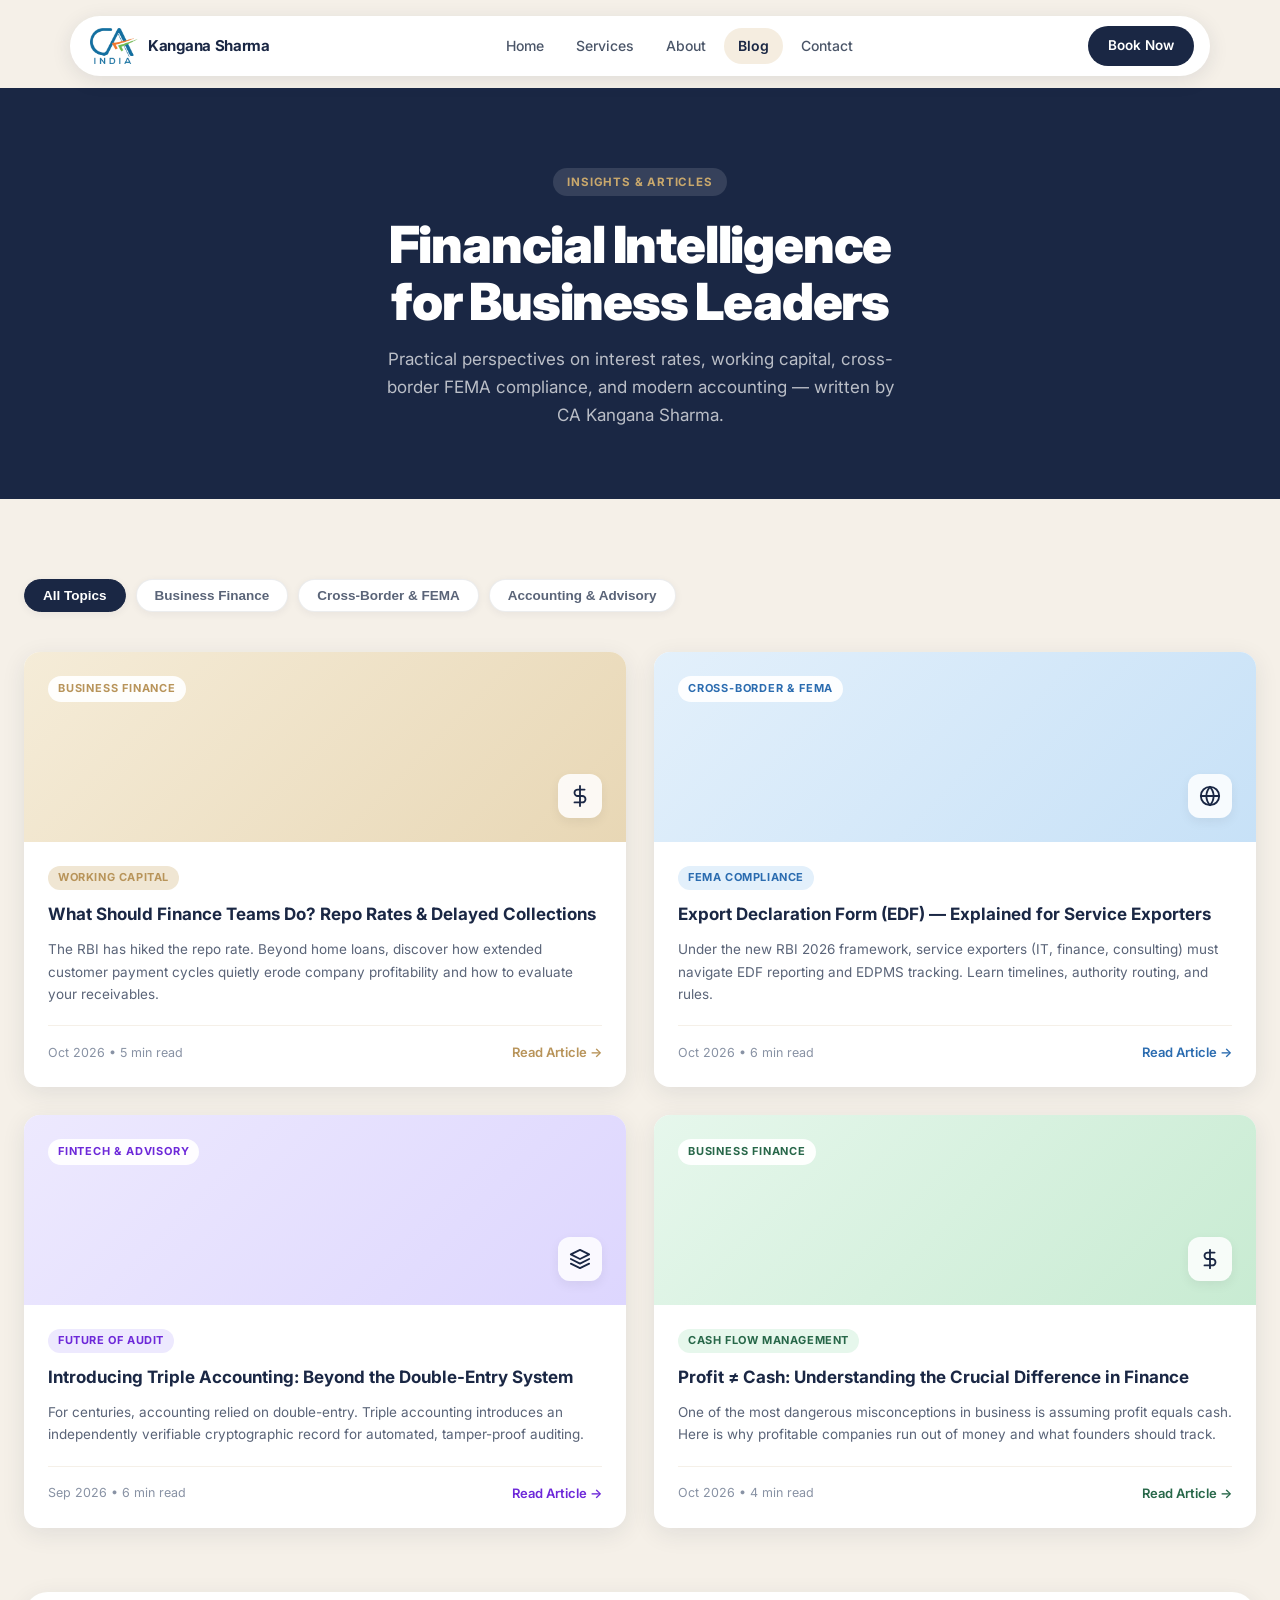
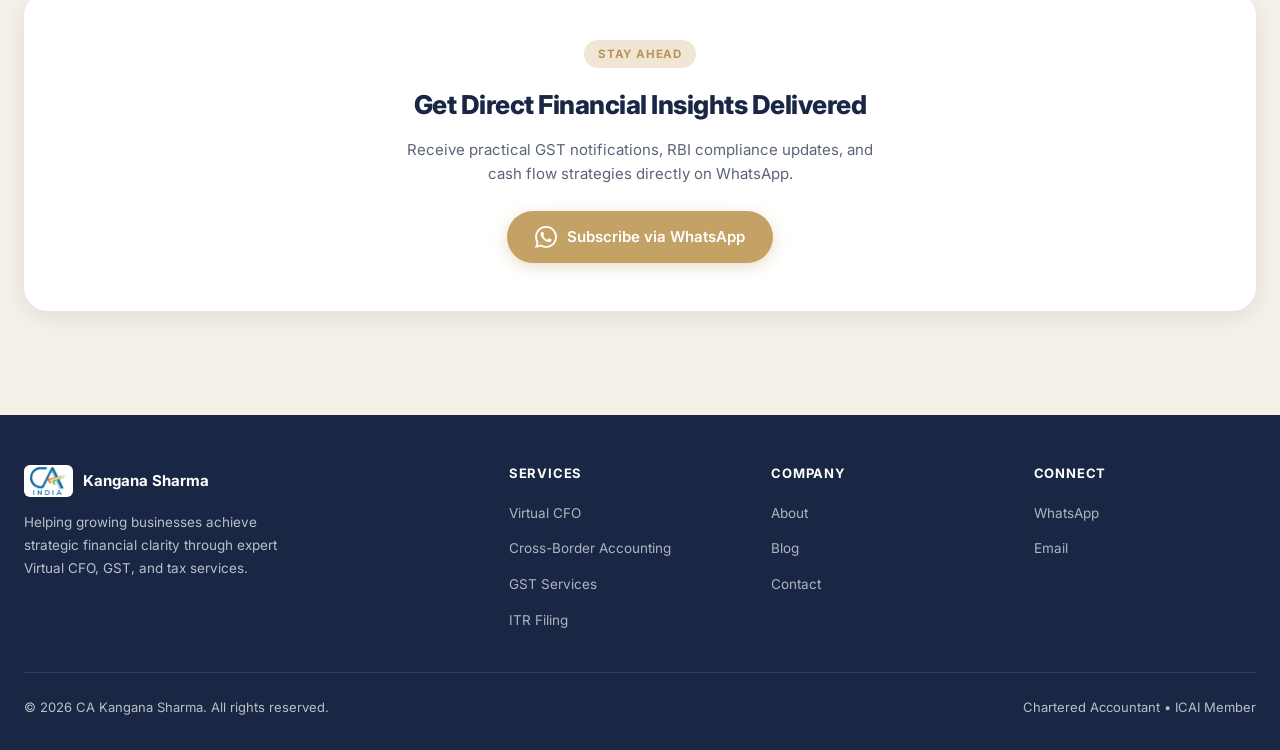
<file: blog.html>
<!DOCTYPE html>
<html lang="en">
<head>
  <meta charset="UTF-8" />
  <meta name="viewport" content="width=device-width, initial-scale=1.0" />
  <title>Insights & Financial Leadership Articles — CA Kangana Sharma</title>
  <meta name="description" content="Read expert financial insights, working capital strategies, FEMA EDF guidelines, triple accounting analysis, and cash flow breakdowns by CA Kangana Sharma." />
  
  <meta property="og:type" content="article" />
  <meta property="og:url" content="https://kangana-sharma.vercel.app/blog" />
  <meta property="og:title" content="Insights & Financial Leadership Articles — CA Kangana Sharma" />
  <meta property="og:description" content="Expert insights on working capital, FEMA compliance, and financial leadership." />
  <meta property="og:image" content="https://kangana-sharma.vercel.app/images/og-preview.png" />
  <meta name="twitter:card" content="summary_large_image" />
  <meta name="twitter:image" content="https://kangana-sharma.vercel.app/images/og-preview.png" />
  <link rel="preconnect" href="https://fonts.googleapis.com" />
  <link rel="preconnect" href="https://fonts.gstatic.com" crossorigin />
  <link rel="stylesheet" href="https://fonts.googleapis.com/css2?family=Inter:wght@400;500;600;700;800;900&display=swap" />
  <link rel="icon" type="image/png" href="images/ca-logo.png" />
  <link rel="stylesheet" href="css/style.css" />
  <style>
    .blog-filter-bar {
      display: flex;
      gap: 10px;
      flex-wrap: wrap;
      margin-bottom: 40px;
    }
    .filter-btn {
      display: inline-flex;
      align-items: center;
      padding: 8px 18px;
      border-radius: var(--radius-full);
      font-size: 13.5px;
      font-weight: 600;
      cursor: pointer;
      border: 1px solid rgba(13, 27, 42, 0.08);
      background: var(--white);
      color: var(--text-body);
      box-shadow: var(--shadow-sm);
      transition: all 0.2s ease;
    }
    .filter-btn:hover {
      border-color: var(--navy);
      color: var(--navy);
    }
    .filter-btn.active-filter {
      background: var(--navy);
      color: var(--white);
      border-color: var(--navy);
    }
    .blog-grid {
      display: grid;
      grid-template-columns: repeat(2, 1fr);
      gap: 28px;
    }
    @media (max-width: 768px) {
      .blog-grid {
        grid-template-columns: 1fr;
      }
    }
    .blog-card {
      cursor: pointer;
      display: flex;
      flex-direction: column;
      position: relative;
    }
    .blog-card-cover {
      height: 190px;
      padding: 24px;
      display: flex;
      flex-direction: column;
      justify-content: space-between;
      position: relative;
      overflow: hidden;
    }
    .blog-card-cover .cover-badge {
      font-size: 11px;
      font-weight: 700;
      text-transform: uppercase;
      letter-spacing: 0.8px;
      padding: 4px 10px;
      border-radius: var(--radius-full);
      background: rgba(255, 255, 255, 0.92);
      backdrop-filter: blur(4px);
      width: fit-content;
      color: var(--navy);
    }
    .blog-card-cover .cover-icon {
      align-self: flex-end;
      width: 44px;
      height: 44px;
      border-radius: 12px;
      background: rgba(255, 255, 255, 0.85);
      display: flex;
      align-items: center;
      justify-content: center;
      color: var(--navy);
      box-shadow: 0 4px 12px rgba(0,0,0,0.06);
    }
    .blog-card-body h3 {
      font-size: 17px;
      line-height: 1.45;
      margin-bottom: 12px;
      color: var(--navy);
      font-weight: 700;
    }
    .blog-card-body p {
      font-size: 13.5px;
      line-height: 1.65;
      color: var(--text-body);
      margin-bottom: 20px;
      flex: 1;
    }
    .blog-newsletter {
      background: var(--white);
      border-radius: var(--radius-lg);
      box-shadow: var(--shadow-card);
      padding: 48px 40px;
      text-align: center;
      margin-top: 64px;
    }
    .blog-newsletter h2 {
      font-size: 26px;
      font-weight: 800;
      color: var(--navy);
      letter-spacing: -0.5px;
      margin-bottom: 12px;
    }
    .blog-newsletter p {
      font-size: 15px;
      color: var(--text-body);
      line-height: 1.65;
      max-width: 480px;
      margin: 0 auto 24px;
    }

    /* Modal / Reader Overlay */
    .blog-modal-backdrop {
      position: fixed;
      top: 0;
      left: 0;
      width: 100vw;
      height: 100vh;
      background: rgba(13, 27, 42, 0.75);
      backdrop-filter: blur(6px);
      z-index: 2000;
      display: flex;
      align-items: center;
      justify-content: center;
      padding: 24px;
      opacity: 0;
      visibility: hidden;
      transition: all 0.25s ease;
    }
    .blog-modal-backdrop.open {
      opacity: 1;
      visibility: visible;
    }
    .blog-modal-container {
      background: #ffffff;
      width: 100%;
      max-width: 820px;
      max-height: 90vh;
      border-radius: var(--radius-lg);
      box-shadow: 0 25px 50px -12px rgba(0, 0, 0, 0.35);
      overflow-y: auto;
      display: flex;
      flex-direction: column;
      position: relative;
      transform: translateY(20px) scale(0.98);
      transition: transform 0.25s ease;
    }
    .blog-modal-backdrop.open .blog-modal-container {
      transform: translateY(0) scale(1);
    }
    .modal-header-band {
      padding: 32px 36px 24px;
      border-bottom: 1px solid var(--bg-cream-dark);
      position: sticky;
      top: 0;
      background: rgba(255, 255, 255, 0.96);
      backdrop-filter: blur(8px);
      z-index: 10;
      display: flex;
      justify-content: space-between;
      align-items: flex-start;
      gap: 16px;
    }
    .modal-close-btn {
      background: var(--bg-cream);
      border: none;
      width: 38px;
      height: 38px;
      border-radius: 50%;
      display: flex;
      align-items: center;
      justify-content: center;
      cursor: pointer;
      color: var(--navy);
      font-size: 20px;
      flex-shrink: 0;
      transition: all 0.2s;
    }
    .modal-close-btn:hover {
      background: var(--navy);
      color: #fff;
    }
    .modal-body {
      padding: 36px;
      color: var(--text-body);
      font-size: 15.5px;
      line-height: 1.8;
    }
    .modal-body h4 {
      color: var(--navy);
      font-size: 20px;
      font-weight: 700;
      margin: 28px 0 12px;
      letter-spacing: -0.3px;
    }
    .modal-body p {
      margin-bottom: 16px;
    }
    .modal-body ul {
      margin: 12px 0 20px 24px;
    }
    .modal-body li {
      margin-bottom: 8px;
    }
    .modal-body table {
      width: 100%;
      border-collapse: collapse;
      margin: 20px 0 28px;
      font-size: 14px;
    }
    .modal-body th, .modal-body td {
      border: 1px solid #e2e8f0;
      padding: 10px 14px;
      text-align: left;
    }
    .modal-body th {
      background: var(--bg-cream);
      color: var(--navy);
      font-weight: 700;
    }
    .modal-body .callout-box {
      background: #fdfaf3;
      border-left: 4px solid var(--gold);
      padding: 18px 22px;
      border-radius: 0 var(--radius-sm) var(--radius-sm) 0;
      margin: 24px 0;
      font-style: italic;
      color: var(--navy);
    }
    .modal-author-card {
      display: flex;
      align-items: center;
      gap: 16px;
      padding: 20px 24px;
      background: var(--bg-cream);
      border-radius: var(--radius-md);
      margin-top: 36px;
    }
    .modal-author-card img {
      width: 52px;
      height: 52px;
      border-radius: 50%;
      object-fit: cover;
      border: 2px solid var(--gold);
    }
    .modal-author-info h5 {
      font-size: 15px;
      font-weight: 700;
      color: var(--navy);
      margin-bottom: 2px;
    }
    .modal-author-info p {
      font-size: 13px;
      color: var(--text-muted);
      margin: 0;
    }
  </style>
</head>
<body>

  <!-- NAVBAR -->
  <div class="navbar-wrapper">
    <nav class="navbar" role="navigation" aria-label="Main navigation">
      <a href="index.html" class="navbar-brand">
        <div class="navbar-logo">
          <img src="images/ca-logo.png" alt="CA India Logo" />
        </div>
        <span class="navbar-wordmark">Kangana Sharma</span>
      </a>
      <ul class="navbar-links" id="navbar-links" role="menubar">
        <li><a href="index.html">Home</a></li>
        <li><a href="services.html">Services</a></li>
        <li><a href="about.html">About</a></li>
        <li><a href="blog.html" class="active">Blog</a></li>
        <li><a href="contact.html">Contact</a></li>
      </ul>
      <div class="navbar-actions">
        <a href="contact.html" class="btn-book" id="btn-book-nav">Book Now</a>
        <button class="nav-hamburger" id="nav-hamburger" aria-label="Open menu">
          <span></span><span></span><span></span>
        </button>
      </div>
    </nav>
  </div>

  <div class="page-wrapper">

    <!-- PAGE HERO -->
    <div class="page-hero">
      <div class="section-tag">Insights & Articles</div>
      <h1>Financial Intelligence<br>for Business Leaders</h1>
      <p>Practical perspectives on interest rates, working capital, cross-border FEMA compliance, and modern accounting — written by CA Kangana Sharma.</p>
    </div>

    <!-- BLOG CONTENT -->
    <section class="section">

      <!-- Filter Bar -->
      <div class="blog-filter-bar fade-up">
        <button class="filter-btn active-filter" data-category="all">All Topics</button>
        <button class="filter-btn" data-category="business-finance">Business Finance</button>
        <button class="filter-btn" data-category="cross-border">Cross-Border & FEMA</button>
        <button class="filter-btn" data-category="advisory">Accounting & Advisory</button>
      </div>

      <!-- Article Grid (4 Blogs) -->
      <div class="blog-grid" id="blog-grid">

        <!-- Article 1: Repo Rate & Delayed Collections -->
        <article class="blog-card fade-up fade-up-d1" data-category="business-finance" onclick="openBlogModal('blog-1')">
          <div class="blog-card-cover" style="background: linear-gradient(135deg, #f5ecd8, #e8d7b5);">
            <span class="cover-badge" style="color: #b8945a;">Business Finance</span>
            <div class="cover-icon">
              <svg width="22" height="22" viewBox="0 0 24 24" fill="none" stroke="currentColor" stroke-width="2" stroke-linecap="round" stroke-linejoin="round">
                <line x1="12" y1="1" x2="12" y2="23"></line>
                <path d="M17 5H9.5a3.5 3.5 0 0 0 0 7h5a3.5 3.5 0 0 1 0 7H6"></path>
              </svg>
            </div>
          </div>
          <div class="blog-card-body">
            <span class="blog-tag">Working Capital</span>
            <h3>What Should Finance Teams Do? Repo Rates & Delayed Collections</h3>
            <p>The RBI has hiked the repo rate. Beyond home loans, discover how extended customer payment cycles quietly erode company profitability and how to evaluate your receivables.</p>
            <div class="blog-meta">
              <span>Oct 2026 • 5 min read</span>
              <span class="read-more">Read Article →</span>
            </div>
          </div>
        </article>

        <!-- Article 2: Export Declaration Form (EDF) -->
        <article class="blog-card fade-up fade-up-d2" data-category="cross-border" onclick="openBlogModal('blog-2')">
          <div class="blog-card-cover" style="background: linear-gradient(135deg, #e3f0fb, #c7e1f7);">
            <span class="cover-badge" style="color: #2b6cb0;">Cross-Border & FEMA</span>
            <div class="cover-icon">
              <svg width="22" height="22" viewBox="0 0 24 24" fill="none" stroke="currentColor" stroke-width="2" stroke-linecap="round" stroke-linejoin="round">
                <circle cx="12" cy="12" r="10"></circle>
                <line x1="2" y1="12" x2="22" y2="12"></line>
                <path d="M12 2a15.3 15.3 0 0 1 4 10 15.3 15.3 0 0 1-4 10 15.3 15.3 0 0 1-4-10 15.3 15.3 0 0 1 4-10z"></path>
              </svg>
            </div>
          </div>
          <div class="blog-card-body">
            <span class="blog-tag" style="background:#e3f0fb; color:#2b6cb0;">FEMA Compliance</span>
            <h3>Export Declaration Form (EDF) — Explained for Service Exporters</h3>
            <p>Under the new RBI 2026 framework, service exporters (IT, finance, consulting) must navigate EDF reporting and EDPMS tracking. Learn timelines, authority routing, and rules.</p>
            <div class="blog-meta">
              <span>Oct 2026 • 6 min read</span>
              <span class="read-more" style="color:#2b6cb0;">Read Article →</span>
            </div>
          </div>
        </article>

        <!-- Article 3: Triple Accounting -->
        <article class="blog-card fade-up fade-up-d3" data-category="advisory" onclick="openBlogModal('blog-3')">
          <div class="blog-card-cover" style="background: linear-gradient(135deg, #ede9fe, #ddd6fe);">
            <span class="cover-badge" style="color: #6d28d9;">FinTech & Advisory</span>
            <div class="cover-icon">
              <svg width="22" height="22" viewBox="0 0 24 24" fill="none" stroke="currentColor" stroke-width="2" stroke-linecap="round" stroke-linejoin="round">
                <polygon points="12 2 2 7 12 12 22 7 12 2"></polygon>
                <polyline points="2 17 12 22 22 17"></polyline>
                <polyline points="2 12 12 17 22 12"></polyline>
              </svg>
            </div>
          </div>
          <div class="blog-card-body">
            <span class="blog-tag" style="background:#ede9fe; color:#6d28d9;">Future of Audit</span>
            <h3>Introducing Triple Accounting: Beyond the Double-Entry System</h3>
            <p>For centuries, accounting relied on double-entry. Triple accounting introduces an independently verifiable cryptographic record for automated, tamper-proof auditing.</p>
            <div class="blog-meta">
              <span>Sep 2026 • 6 min read</span>
              <span class="read-more" style="color:#6d28d9;">Read Article →</span>
            </div>
          </div>
        </article>

        <!-- Article 4: Profit ≠ Cash -->
        <article class="blog-card fade-up fade-up-d1" data-category="business-finance" onclick="openBlogModal('blog-4')">
          <div class="blog-card-cover" style="background: linear-gradient(135deg, #e6f7ec, #c8ebd2);">
            <span class="cover-badge" style="color: #276749;">Business Finance</span>
            <div class="cover-icon">
              <svg width="22" height="22" viewBox="0 0 24 24" fill="none" stroke="currentColor" stroke-width="2" stroke-linecap="round" stroke-linejoin="round">
                <path d="M12 2v20M17 5H9.5a3.5 3.5 0 0 0 0 7h5a3.5 3.5 0 0 1 0 7H6"/>
              </svg>
            </div>
          </div>
          <div class="blog-card-body">
            <span class="blog-tag" style="background:#e6f7ec; color:#276749;">Cash Flow Management</span>
            <h3>Profit ≠ Cash: Understanding the Crucial Difference in Finance</h3>
            <p>One of the most dangerous misconceptions in business is assuming profit equals cash. Here is why profitable companies run out of money and what founders should track.</p>
            <div class="blog-meta">
              <span>Oct 2026 • 4 min read</span>
              <span class="read-more" style="color:#276749;">Read Article →</span>
            </div>
          </div>
        </article>

      </div>

      <!-- Newsletter CTA -->
      <div class="blog-newsletter fade-up">
        <div class="section-tag" style="margin: 0 auto 16px;">Stay Ahead</div>
        <h2>Get Direct Financial Insights Delivered</h2>
        <p>
          Receive practical GST notifications, RBI compliance updates, and cash flow strategies directly on WhatsApp.
        </p>
        <a
          href="https://wa.me/919284705515?text=Hi%20CA%20Kangana%2C%20I%20would%20like%20to%20receive%20your%20financial%20insights%20and%20business%20updates."
          class="btn-whatsapp"
          target="_blank"
          rel="noopener noreferrer"
          id="blog-whatsapp-subscribe"
          style="margin: 0 auto;"
        >
          <svg viewBox="0 0 24 24" fill="currentColor" width="20" height="20">
            <path d="M17.472 14.382c-.297-.149-1.758-.867-2.03-.967-.273-.099-.471-.148-.67.15-.197.297-.767.966-.94 1.164-.173.199-.347.223-.644.075-.297-.15-1.255-.463-2.39-1.475-.883-.788-1.48-1.761-1.653-2.059-.173-.297-.018-.458.13-.606.134-.133.298-.347.446-.52.149-.174.198-.298.298-.497.099-.198.05-.371-.025-.52-.075-.149-.669-1.612-.916-2.207-.242-.579-.487-.5-.669-.51-.173-.008-.371-.01-.57-.01-.198 0-.52.074-.792.372-.272.297-1.04 1.016-1.04 2.479 0 1.462 1.065 2.875 1.213 3.074.149.198 2.096 3.2 5.077 4.487.709.306 1.262.489 1.694.625.712.227 1.36.195 1.871.118.571-.085 1.758-.719 2.006-1.413.248-.694.248-1.289.173-1.413-.074-.124-.272-.198-.57-.347m-5.421 7.403h-.004a9.87 9.87 0 0 1-5.031-1.378l-.361-.214-3.741.982.998-3.648-.235-.374a9.86 9.86 0 0 1-1.51-5.26c.001-5.45 4.436-9.884 9.888-9.884 2.64 0 5.122 1.03 6.988 2.898a9.825 9.825 0 0 1 2.893 6.994c-.003 5.45-4.437 9.884-9.885 9.884m8.413-18.297A11.815 11.815 0 0 0 12.05 0C5.495 0 .16 5.335.157 11.892c0 2.096.547 4.142 1.588 5.945L.057 24l6.305-1.654a11.882 11.882 0 0 0 5.683 1.448h.005c6.554 0 11.89-5.335 11.893-11.893a11.821 11.821 0 0 0-3.48-8.413z"/>
          </svg>
          Subscribe via WhatsApp
        </a>
      </div>

    </section>

    <!-- FOOTER -->
    <footer style="margin-top:24px;">
      <div class="footer-inner">
        <div class="footer-brand">
          <div class="footer-logo-mark">
            <div class="navbar-logo"><img src="images/ca-logo.png" alt="CA India Logo" style="height:32px;background:white;padding:2px 6px;border-radius:6px;" /></div>
            <span style="color:white;font-weight:700;font-size:15px;">Kangana Sharma</span>
          </div>
          <p>Helping growing businesses achieve strategic financial clarity through expert Virtual CFO, GST, and tax services.</p>
        </div>
        <div class="footer-col">
          <h4>Services</h4>
          <ul>
            <li><a href="services.html#virtual-cfo">Virtual CFO</a></li>
            <li><a href="services.html#cross-border">Cross-Border Accounting</a></li>
            <li><a href="services.html#gst">GST Services</a></li>
            <li><a href="services.html#itr">ITR Filing</a></li>
          </ul>
        </div>
        <div class="footer-col">
          <h4>Company</h4>
          <ul>
            <li><a href="about.html">About</a></li>
            <li><a href="blog.html">Blog</a></li>
            <li><a href="contact.html">Contact</a></li>
          </ul>
        </div>
        <div class="footer-col">
          <h4>Connect</h4>
          <ul>
            <li><a href="https://wa.me/919284705515" target="_blank" rel="noopener">WhatsApp</a></li>
            <li><a href="mailto:kanganasharma.co@gmail.com">Email</a></li>
          </ul>
        </div>
      </div>
      <div class="footer-bottom">
        <span>© 2026 CA Kangana Sharma. All rights reserved.</span>
        <span>Chartered Accountant • ICAI Member</span>
      </div>
    </footer>

  </div>

  <!-- ARTICLE MODAL / FULL READER -->
  <div class="blog-modal-backdrop" id="blog-modal" onclick="closeBlogModal(event)">
    <div class="blog-modal-container" id="modal-container">
      
      <div class="modal-header-band">
        <div>
          <span class="blog-tag" id="modal-tag">Tag</span>
          <h2 id="modal-title" style="font-size:24px; color:var(--navy); font-weight:800; margin-top:8px; line-height:1.35;">Article Title</h2>
          <div style="font-size:13px; color:var(--text-muted); margin-top:4px;" id="modal-date">Date</div>
        </div>
        <button class="modal-close-btn" onclick="hideBlogModal()" aria-label="Close modal">&times;</button>
      </div>

      <div class="modal-body" id="modal-content">
        <!-- Injected via JavaScript -->
      </div>

    </div>
  </div>

  <script src="js/main.js"></script>
  <script>
    // Blog Filter Logic
    const filterButtons = document.querySelectorAll('.filter-btn');
    const blogCards = document.querySelectorAll('.blog-card');

    filterButtons.forEach(btn => {
      btn.addEventListener('click', () => {
        filterButtons.forEach(b => b.classList.remove('active-filter'));
        btn.classList.add('active-filter');

        const cat = btn.getAttribute('data-category');
        blogCards.forEach(card => {
          if (cat === 'all' || card.getAttribute('data-category') === cat) {
            card.style.display = 'flex';
          } else {
            card.style.display = 'none';
          }
        });
      });
    });

    // Full Blog Posts Data Store
    const blogDatabase = {
      'blog-1': {
        tag: 'Business Finance',
        date: 'October 2026 • 5 min read',
        title: 'What Should Finance Teams Do? The Impact of Repo Rate Hikes on Working Capital',
        content: `
          <p>The <strong>Reserve Bank of India (RBI)</strong> has increased the repo rate for the first time since February 2023.</p>
          <p>Naturally, much of the discussion revolves around rising home loan EMIs. But there is another side to this decision that deserves attention: <em>its impact on business profitability and working capital.</em></p>
          <p>For years, many businesses operated with the expectation that borrowing costs would remain favourable or gradually decline. That assumption now needs to be reassessed.</p>

          <div class="callout-box">
            Consider a company with ₹100 crore in bank borrowings. A 0.25% increase in the borrowing rate could translate into an additional annual interest cost of ₹25 lakh, assuming the entire borrowing is repriced and remains outstanding throughout the year.
          </div>

          <h4>The Hidden Drain: Customer Payment Cycles</h4>
          <p>The impact of higher interest rates goes beyond bank loans. <strong>Your customer payment cycle can be just as important.</strong></p>
          <p>Suppose a customer takes 90 days to pay instead of the agreed 30 days. Your business must finance that additional 60-day gap, either through working capital borrowings or by deploying its own funds.</p>
          <p>On a ₹1 crore outstanding invoice, financing those extra 60 days at an illustrative annual interest rate of 9% costs approximately <strong>₹1.48 lakh</strong>.</p>
          
          <p>And here is the core problem:</p>
          <p><em>This cost rarely appears as a separate expense against that particular customer. It gets absorbed into the overall finance cost, making it difficult to identify which customer relationships are actually eroding profitability.</em></p>

          <h4>What Should Finance Teams Do?</h4>
          <p>Instead of looking at interest costs in isolation, start examining the financing cost of your receivables. Prepare a report covering your top 20 customers showing:</p>
          <ul>
            <li><strong>Average collection period</strong> and actual days sales outstanding (DSO).</li>
            <li><strong>Outstanding receivables</strong> and overdue amounts.</li>
            <li><strong>Average delay</strong> against agreed credit terms.</li>
            <li><strong>Estimated financing cost</strong> attributable to delayed collections.</li>
            <li><strong>Contribution margin</strong> after considering the cost of funding receivables.</li>
          </ul>

          <p>Then take the analysis to your sales head. Discuss whether credit terms need revision, collection follow-ups need strengthening, or pricing should reflect the cost of extended credit.</p>

          <div class="callout-box">
            The objective is not simply to reduce borrowing. It is to ensure that the business earns an adequate return on the working capital it commits to each customer.
          </div>

          <p>When financing is inexpensive, delayed collections can go unnoticed behind growing revenue. When financing costs rise, the same delays can put meaningful pressure on margins and cash flow.</p>

          <p><strong>A question for CFOs and finance leaders:</strong> Do you know which of your customers generates the highest financing cost for your business—and whether the margin earned from that customer justifies it?</p>

          <div class="modal-author-card">
            <img src="images/kangana-sharma-portrait.png" alt="CA Kangana Sharma" />
            <div class="modal-author-info">
              <h5>CA Kangana Sharma</h5>
              <p>Virtual CFO & Working Capital Consultant • <a href="contact.html" style="color:var(--gold); font-weight:600;">Schedule a Receivables Audit</a></p>
            </div>
          </div>
        `
      },
      'blog-2': {
        tag: 'Cross-Border & FEMA',
        date: 'October 2026 • 6 min read',
        title: 'Export Declaration Form (EDF) — Explained for Service Exporters',
        content: `
          <p>An <strong>Export Declaration Form (EDF)</strong> is a regulatory declaration used to report export transactions and their value to the authorised foreign-exchange reporting system in India.</p>
          <p>Under the new regulatory framework, it is relevant not only to exports of goods but also to <strong>exports of services</strong>, including software and potentially accounting, finance, and consulting services.</p>
          <p>For a service exporter, the key purpose is to establish what service was exported, to whom it was supplied, the value of the export, and whether the export proceeds have been received in accordance with FEMA requirements.</p>

          <h4>1. What Information Does an EDF Generally Capture?</h4>
          <p>The precise fields and submission process depend on the applicable RBI directions and the authorised reporting channel. Broadly, the information needed includes:</p>
          <ul>
            <li><strong>Exporter details:</strong> Name, address, and relevant identification or registration details.</li>
            <li><strong>Overseas customer details:</strong> Name and country of the recipient.</li>
            <li><strong>Nature of service:</strong> E.g., accounting, bookkeeping, financial reporting, software development, or consulting.</li>
            <li><strong>Invoice details:</strong> Invoice number, date, currency, and export value.</li>
            <li><strong>Payment details:</strong> Amount received, date of receipt, and outstanding balance.</li>
            <li><strong>Supporting records:</strong> Contracts, work orders, invoices, and bank documentation (FIRC/e-BRC).</li>
          </ul>

          <h4>2. When Must the EDF Be Filed?</h4>
          <p>Under <strong>Regulation 3 of the 2026 Regulations</strong>, the general rule for service exports is <strong>within 30 days from the end of the month in which the invoice is raised</strong>.</p>
          
          <p><em>Example:</em> Suppose your Indian consulting firm invoices three US clients in October 2026:</p>
          <table>
            <thead>
              <tr>
                <th>Invoice Date</th>
                <th>Client</th>
                <th>Invoice Value</th>
              </tr>
            </thead>
            <tbody>
              <tr>
                <td>5 October 2026</td>
                <td>Client A, USA</td>
                <td>USD 2,000</td>
              </tr>
              <tr>
                <td>15 October 2026</td>
                <td>Client B, USA</td>
                <td>USD 1,500</td>
              </tr>
              <tr>
                <td>28 October 2026</td>
                <td>Client C, USA</td>
                <td>USD 3,000</td>
              </tr>
              <tr style="font-weight:bold; background:#fafafa;">
                <td>Total</td>
                <td>3 Clients</td>
                <td>USD 6,500</td>
              </tr>
            </tbody>
          </table>

          <p>You may submit <strong>one consolidated EDF</strong> covering all three service exports for October. Under the general 30-day rule, the filing deadline would be <strong>30 November 2026</strong>.</p>
          <p>For non-software services, the regulations also permit filing on or before receipt of payment. An Authorised Dealer may extend the filing period if it accepts the exporter's reasons for the delay.</p>

          <h4>3. Where Is the EDF Submitted?</h4>
          <table>
            <thead>
              <tr>
                <th>Type of Export</th>
                <th>Specified Authority under Regulations</th>
              </tr>
            </thead>
            <tbody>
              <tr>
                <td>Services other than software, in Domestic Tariff Area (DTA)</td>
                <td><strong>Authorised Dealer (AD Bank)</strong></td>
              </tr>
              <tr>
                <td>Software exports in DTA</td>
                <td><strong>Authorised Dealer or STPI</strong></td>
              </tr>
              <tr>
                <td>Service exports from an SEZ</td>
                <td><strong>Development Commissioner of the SEZ</strong></td>
              </tr>
            </tbody>
          </table>

          <h4>4. What Happens After the EDF Is Filed?</h4>
          <ol style="margin-left: 20px; line-height: 1.8;">
            <li><strong>Invoice raised:</strong> You issue an invoice to the overseas client.</li>
            <li><strong>EDF submitted:</strong> You declare export value through the prescribed authority.</li>
            <li><strong>EDPMS reporting:</strong> The Authorised Dealer enters the service EDF details into the Export Data Processing and Monitoring System within 5 working days.</li>
            <li><strong>Payment received:</strong> The bank records inward remittance against the export entry.</li>
            <li><strong>Entry closed:</strong> The Authorised Dealer marks off the EDPMS entry after ensuring realization.</li>
          </ol>

          <div class="callout-box">
            Underlying notification: RBI's Foreign Exchange Management (Export and Import of Goods and Services) Regulations, 2026, Notification No. FEMA 23(R)/2026-RB. Exporters should confirm operational procedures with their Authorised Dealer bank.
          </div>

          <div class="modal-author-card">
            <img src="images/kangana-sharma-portrait.png" alt="CA Kangana Sharma" />
            <div class="modal-author-info">
              <h5>CA Kangana Sharma</h5>
              <p>Cross-Border FEMA & Accounting Consultant • <a href="contact.html" style="color:var(--gold); font-weight:600;">Consult on FEMA Inward Remittance</a></p>
            </div>
          </div>
        `
      },
      'blog-3': {
        tag: 'FinTech & Advisory',
        date: 'September 2026 • 6 min read',
        title: 'Introducing Triple Accounting: Beyond the Traditional Double-Entry System',
        content: `
          <p>For centuries, accounting has fundamentally relied on the double-entry system:</p>
          <div class="callout-box">
            <strong>Every transaction has a debit and a credit.</strong><br>
            It creates a balanced representation of financial activity—but in an increasingly digital and interconnected economy, there is an opportunity to add another layer of verification.
          </div>

          <h4>What is Triple Accounting?</h4>
          <p>A Triple Accounting System extends double-entry accounting by introducing a <strong>third, independently verifiable record</strong> of the transaction.</p>
          <p>Conceptually:</p>
          <p><strong>Debit + Credit + Cryptographically Verifiable Transaction Record</strong></p>
          <p>The third entry can be represented through a distributed ledger, cryptographic proof, or shared transaction record.</p>

          <h4>Comparison: Double Entry vs. Triple Accounting</h4>
          <div style="background:#f8fafc; padding:18px; border-radius:8px; margin:16px 0; font-family:monospace; font-size:13.5px; border:1px solid #e2e8f0;">
            <p style="margin:0 0 8px; font-weight:bold; color:var(--navy);">Traditional Double Entry:</p>
            Buyer A/C &nbsp;&nbsp;&nbsp;&nbsp;&nbsp;&nbsp;&nbsp;&nbsp;Dr. ₹100,000<br>
            &nbsp;&nbsp;&nbsp;&nbsp;To Seller A/C &nbsp;&nbsp;&nbsp;&nbsp;&nbsp;&nbsp;&nbsp;&nbsp;₹100,000<br>
            <em>(Both sides balance within the single entity's accounting system)</em>
            <hr style="margin:12px 0; border:0; border-top:1px dashed #cbd5e1;">
            <p style="margin:0 0 8px; font-weight:bold; color:var(--navy);">Triple Accounting:</p>
            Buyer Ledger &nbsp;&nbsp;&nbsp;&nbsp;&nbsp;&nbsp;Dr. ₹100,000<br>
            Seller Ledger &nbsp;&nbsp;&nbsp;&nbsp;&nbsp;Cr. ₹100,000<br>
            Distributed Record &nbsp;&nbsp;&nbsp;&nbsp;₹100,000<br>
            Transaction Hash: &nbsp;&nbsp;&nbsp;&nbsp;&nbsp;7f3a9e14...91bc<br>
            Timestamp: &nbsp;&nbsp;&nbsp;&nbsp;&nbsp;&nbsp;&nbsp;&nbsp;&nbsp;&nbsp;&nbsp;2026-09-24 14:32 UTC
          </div>

          <p>The third layer does not simply record another debit or credit. Its purpose is to provide an <strong>independent, tamper-evident reference</strong> for the transaction.</p>

          <h4>Why Does This Matter?</h4>
          <ul>
            <li><strong>Auditability:</strong> Transactions can be independently verified against a shared, timestamped record without manual sampling.</li>
            <li><strong>Traceability:</strong> Full transaction history is linked through cryptographic identifiers.</li>
            <li><strong>Data Integrity:</strong> Any subsequent alteration of a recorded transaction becomes instantly detectable.</li>
            <li><strong>Instant Reconciliation:</strong> Organizations can compare internal accounting records against a common, immutable transaction history.</li>
            <li><strong>Transparency:</strong> Authorized participants share a synchronized, consistent view of transaction events.</li>
          </ul>

          <h4>The Technical Architecture</h4>
          <p style="background:#fdfaf3; padding:14px; border-radius:6px; font-family:monospace; font-size:13px; text-align:center;">
            ERP / Accounting System ➔ Double-Entry Journal ➔ Transaction Event Generator ➔ Cryptographic Hash ➔ Distributed Ledger / Shared Verification Layer
          </p>

          <p>The important distinction is that triple accounting is not simply <em>“double-entry + blockchain.”</em> The accounting model, transaction governance, identity management, cryptographic controls, consensus mechanism, and audit framework all need to be designed cohesively.</p>

          <h4>The Bigger Idea</h4>
          <p>Double-entry accounting answers: <em>“What does each party record?”</em></p>
          <p>Triple accounting additionally addresses: <strong>“Can the transaction itself be independently verified?”</strong></p>
          <p>That shift—from recording transactions to verifying transaction history—could become increasingly important as businesses move toward real-time finance, digital assets, automated auditing, and machine-readable financial systems.</p>

          <div class="modal-author-card">
            <img src="images/kangana-sharma-portrait.png" alt="CA Kangana Sharma" />
            <div class="modal-author-info">
              <h5>CA Kangana Sharma</h5>
              <p>Accounting Technology & Financial Systems Advisor • <a href="contact.html" style="color:var(--gold); font-weight:600;">Discuss Modern Financial Controls</a></p>
            </div>
          </div>
        `
      },
      'blog-4': {
        tag: 'Business Finance',
        date: 'October 2026 • 4 min read',
        title: 'Profit ≠ Cash: Understanding the Crucial Difference in Business Finance',
        content: `
          <p class="callout-box" style="font-size:17px; font-style:normal; font-weight:600;">
            💡 One of the most dangerous misconceptions in business is:<br>
            <span style="color:#e53e3e;">“We made a profit, so why don’t we have cash?”</span>
          </p>

          <h4>Here’s a Simple Example 👇</h4>
          <p>Imagine you run a business. You sell <strong>₹10 lakh</strong> worth of products this month.</p>
          <p>Your costs are <strong>₹7 lakh</strong>.</p>
          <p>So, your profit = <strong>₹3 lakh</strong>. 🎯 Looks great on paper, right?</p>
          
          <p><strong>But here’s the catch…</strong></p>
          <ul>
            <li>Out of that ₹10 lakh in sales, <strong>₹8 lakh is still sitting with customers as receivables</strong>.</li>
            <li>You have already paid <strong>₹5 lakh</strong> out-of-pocket to your suppliers.</li>
            <li><strong>₹1 lakh</strong> went toward salaries and overhead expenses.</li>
            <li><strong>₹1 lakh</strong> was used for bank loan repayment.</li>
          </ul>

          <div style="background:#f8fafc; padding:20px; border-radius:8px; border:1px solid #e2e8f0; margin:20px 0;">
            <p style="margin:0 0 6px;">Your P&L Statement says: <strong style="color:#38a169;">₹3 Lakh PROFIT ✅</strong></p>
            <p style="margin:0;">Your Bank Account says: <strong style="color:#e53e3e;">“Where is the CASH?” 😅</strong></p>
          </div>

          <h4>Why Does This Happen?</h4>
          <p>Because:</p>
          <ul>
            <li><strong>Profit</strong> is an accounting measure calculated on an accrual basis.</li>
            <li><strong>Cash</strong> is the actual liquidity available in your bank account today.</li>
          </ul>

          <p>A profitable business can still face a fatal cash-flow crisis if collections lag behind operational cash burn. Conversely, a business can even show an accounting loss temporarily while enjoying strong positive cash inflows.</p>

          <h4>The Core Rule for Business Owners</h4>
          <p>Business owners must actively track both the <strong>P&L</strong> and the <strong>Cash Flow Statement</strong>:</p>
          <ul>
            <li>👉 <strong>Profit</strong> tells you whether your business model is viable and making money.</li>
            <li>👉 <strong>Cash flow</strong> tells you whether your business can survive and pay its bills today.</li>
          </ul>

          <div class="callout-box">
            <strong>Profit keeps the business attractive.<br>Cash keeps the business alive.</strong>
          </div>

          <p>Next time you review your monthly numbers, don’t just ask:</p>
          <p style="color:#e53e3e; font-weight:600;">❌ “How much profit did we make?”</p>
          <p>Always ask:</p>
          <p style="color:#38a169; font-weight:700;">✅ “How much cash actually came in?”</p>

          <div class="modal-author-card">
            <img src="images/kangana-sharma-portrait.png" alt="CA Kangana Sharma" />
            <div class="modal-author-info">
              <h5>CA Kangana Sharma</h5>
              <p>Virtual CFO & Cash Flow Strategist • <a href="contact.html" style="color:var(--gold); font-weight:600;">Book a Cash Flow Diagnostic</a></p>
            </div>
          </div>
        `
      }
    };

    function openBlogModal(blogId) {
      const data = blogDatabase[blogId];
      if (!data) return;

      document.getElementById('modal-tag').textContent = data.tag;
      document.getElementById('modal-title').textContent = data.title;
      document.getElementById('modal-date').textContent = data.date;
      document.getElementById('modal-content').innerHTML = data.content;

      const modal = document.getElementById('blog-modal');
      modal.classList.add('open');
      document.body.style.overflow = 'hidden';
    }

    function hideBlogModal() {
      const modal = document.getElementById('blog-modal');
      modal.classList.remove('open');
      document.body.style.overflow = '';
    }

    function closeBlogModal(e) {
      if (e.target.id === 'blog-modal') {
        hideBlogModal();
      }
    }

    // Escape key closes modal
    document.addEventListener('keydown', (e) => {
      if (e.key === 'Escape') hideBlogModal();
    });
  </script>
</body>
</html>
</file>
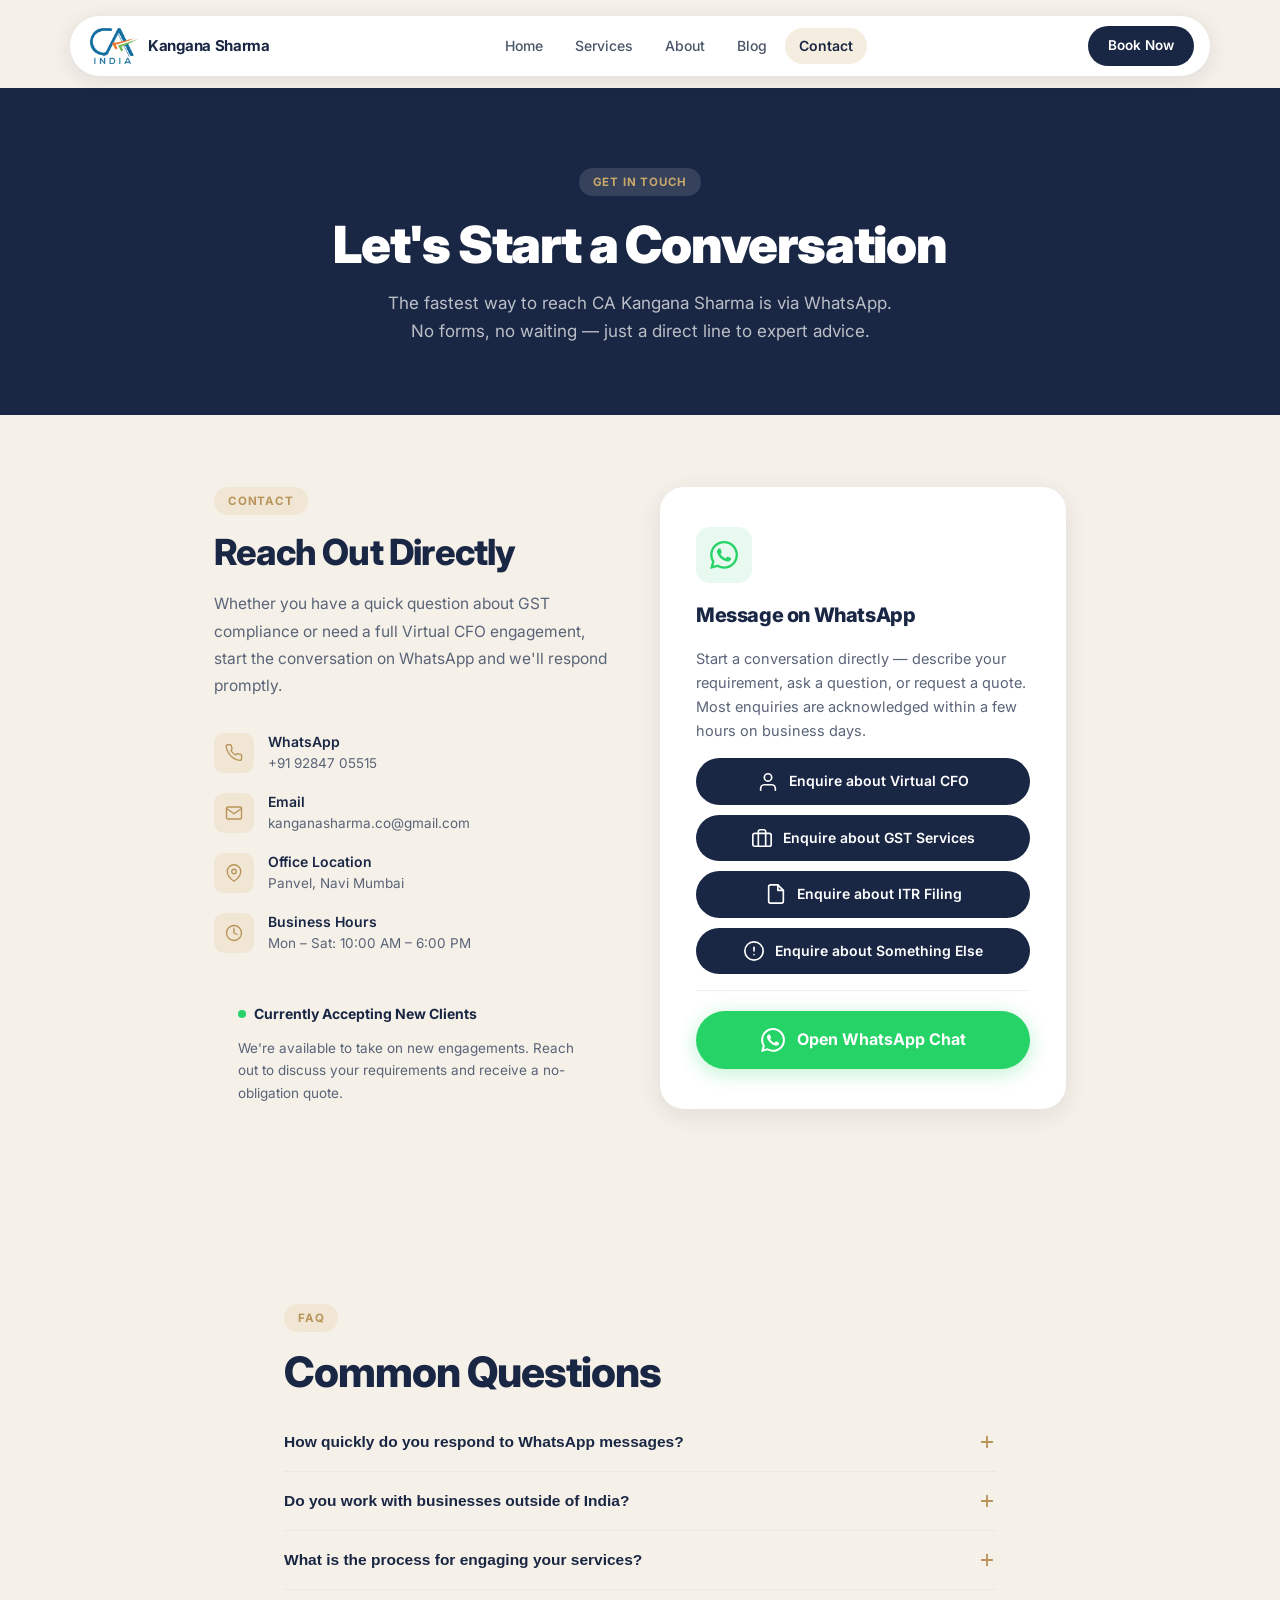
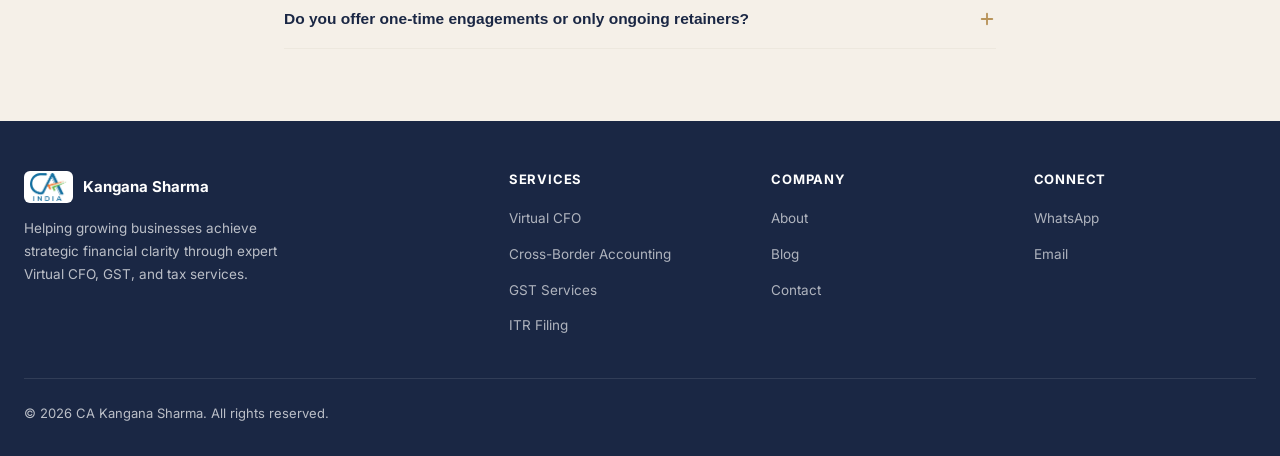
<file: contact.html>
<!DOCTYPE html>
<html lang="en">
<head>
  <meta charset="UTF-8" />
  <meta name="viewport" content="width=device-width, initial-scale=1.0" />
  <title>Contact CA Kangana Sharma — Office Location & WhatsApp Enquiries</title>
  <meta name="description" content="Get in touch with CA Kangana Sharma in Panvel, Navi Mumbai. WhatsApp +91 92847 05515 or email kanganasharma.co@gmail.com for Virtual CFO & tax consultation." />
  
  <meta property="og:type" content="website" />
  <meta property="og:url" content="https://kangana-sharma.vercel.app/contact" />
  <meta property="og:title" content="Contact CA Kangana Sharma — Office Location & WhatsApp Enquiries" />
  <meta property="og:description" content="Panvel, Navi Mumbai office. WhatsApp +91 92847 05515 or email kanganasharma.co@gmail.com for consultations." />
  <meta property="og:image" content="https://kangana-sharma.vercel.app/images/og-preview.png" />
  <meta name="twitter:card" content="summary_large_image" />
  <meta name="twitter:image" content="https://kangana-sharma.vercel.app/images/og-preview.png" />
  <link rel="preconnect" href="https://fonts.googleapis.com" />
  <link rel="preconnect" href="https://fonts.gstatic.com" crossorigin />
  <link rel="stylesheet" href="https://fonts.googleapis.com/css2?family=Inter:wght@400;500;600;700;800;900&display=swap" />
  <link rel="icon" type="image/png" href="images/ca-logo.png" />
  <link rel="stylesheet" href="css/style.css" />
  <style>
    .faq-section {
      padding: 72px 24px;
      max-width: 760px;
      margin: 0 auto;
    }
    .faq-item {
      border-bottom: 1px solid var(--bg-cream-dark);
    }
    .faq-question {
      display: flex;
      align-items: center;
      justify-content: space-between;
      padding: 20px 0;
      cursor: pointer;
      font-size: 15.5px;
      font-weight: 600;
      color: var(--navy);
      gap: 16px;
      border: none;
      background: none;
      width: 100%;
      text-align: left;
    }
    .faq-question svg {
      flex-shrink: 0;
      transition: transform 0.25s ease;
      color: var(--gold);
    }
    .faq-question.open svg {
      transform: rotate(45deg);
    }
    .faq-answer {
      max-height: 0;
      overflow: hidden;
      transition: max-height 0.3s ease;
    }
    .faq-answer p {
      font-size: 14.5px;
      color: var(--text-body);
      line-height: 1.75;
      padding-bottom: 20px;
    }
    .faq-answer.open {
      max-height: 300px;
    }
    .availability-card {
      background: var(--bg-cream);
      border-radius: var(--radius-md);
      padding: 24px;
      margin-top: 24px;
    }
    .availability-card h4 {
      font-size: 14px;
      font-weight: 700;
      color: var(--navy);
      margin-bottom: 12px;
      display: flex;
      align-items: center;
      gap: 8px;
    }
    .availability-card h4::before {
      content: '';
      display: inline-block;
      width: 8px;
      height: 8px;
      border-radius: 50%;
      background: #25D366;
    }
    .availability-card p {
      font-size: 13.5px;
      color: var(--text-body);
      line-height: 1.65;
    }
  </style>
</head>
<body>

  <!-- NAVBAR -->
  <div class="navbar-wrapper">
    <nav class="navbar" role="navigation" aria-label="Main navigation">
      <a href="index.html" class="navbar-brand">
        <div class="navbar-logo">
          <img src="images/ca-logo.png" alt="CA India Logo" />
        </div>
        <span class="navbar-wordmark">Kangana Sharma</span>
      </a>
      <ul class="navbar-links" id="navbar-links" role="menubar">
        <li><a href="index.html">Home</a></li>
        <li><a href="services.html">Services</a></li>
        <li><a href="about.html">About</a></li>
        <li><a href="blog.html">Blog</a></li>
        <li><a href="contact.html" class="active">Contact</a></li>
      </ul>
      <div class="navbar-actions">
        <a href="contact.html" class="btn-book" id="btn-book-nav">Book Now</a>
        <button class="nav-hamburger" id="nav-hamburger" aria-label="Open menu">
          <span></span><span></span><span></span>
        </button>
      </div>
    </nav>
  </div>

  <div class="page-wrapper">

    <!-- PAGE HERO -->
    <div class="page-hero">
      <div class="section-tag">Get in Touch</div>
      <h1>Let's Start a Conversation</h1>
      <p>The fastest way to reach CA Kangana Sharma is via WhatsApp. No forms, no waiting — just a direct line to expert advice.</p>
    </div>

    <!-- CONTACT SECTION -->
    <section class="contact-section">
      <div class="contact-grid">

        <!-- Left — info -->
        <div class="contact-info fade-up">
          <div class="section-tag" style="margin-bottom:16px;">Contact</div>
          <h2>Reach Out Directly</h2>
          <p>
            Whether you have a quick question about GST compliance or need a full Virtual CFO engagement, 
            start the conversation on WhatsApp and we'll respond promptly.
          </p>

          <div class="contact-items">
            <div class="contact-item">
              <div class="contact-icon">
                <svg viewBox="0 0 24 24" fill="none" stroke="currentColor" stroke-width="1.8" stroke-linecap="round" stroke-linejoin="round">
                  <path d="M22 16.92v3a2 2 0 0 1-2.18 2 19.79 19.79 0 0 1-8.63-3.07A19.5 19.5 0 0 1 4.69 12 19.79 19.79 0 0 1 1.63 3.18 2 2 0 0 1 3.6 1h3a2 2 0 0 1 2 1.72c.127.96.361 1.903.7 2.81a2 2 0 0 1-.45 2.11L7.91 8.64a16 16 0 0 0 6 6l1.06-1.06a2 2 0 0 1 2.11-.45c.907.339 1.85.573 2.81.7A2 2 0 0 1 22 16.92z"/>
                </svg>
              </div>
              <div>
                <div style="font-weight:600;color:var(--navy);font-size:14px;">WhatsApp</div>
                <div style="font-size:13.5px;color:var(--text-body);">+91 92847 05515</div>
              </div>
            </div>

            <div class="contact-item">
              <div class="contact-icon">
                <svg viewBox="0 0 24 24" fill="none" stroke="currentColor" stroke-width="1.8" stroke-linecap="round" stroke-linejoin="round">
                  <path d="M4 4h16c1.1 0 2 .9 2 2v12c0 1.1-.9 2-2 2H4c-1.1 0-2-.9-2-2V6c0-1.1.9-2 2-2z"/><polyline points="22,6 12,13 2,6"/>
                </svg>
              </div>
              <div>
                <div style="font-weight:600;color:var(--navy);font-size:14px;">Email</div>
                <div style="font-size:13.5px;color:var(--text-body);"><a href="mailto:kanganasharma.co@gmail.com" style="color:inherit;">kanganasharma.co@gmail.com</a></div>
              </div>
            </div>

            <div class="contact-item">
              <div class="contact-icon">
                <svg viewBox="0 0 24 24" fill="none" stroke="currentColor" stroke-width="1.8" stroke-linecap="round" stroke-linejoin="round">
                  <path d="M21 10c0 7-9 13-9 13s-9-6-9-13a9 9 0 0 1 18 0z"/><circle cx="12" cy="10" r="3"/>
                </svg>
              </div>
              <div>
                <div style="font-weight:600;color:var(--navy);font-size:14px;">Office Location</div>
                <div style="font-size:13.5px;color:var(--text-body);">Panvel, Navi Mumbai</div>
              </div>
            </div>

            <div class="contact-item">
              <div class="contact-icon">
                <svg viewBox="0 0 24 24" fill="none" stroke="currentColor" stroke-width="1.8" stroke-linecap="round" stroke-linejoin="round">
                  <circle cx="12" cy="12" r="10"/><polyline points="12 6 12 12 16 14"/>
                </svg>
              </div>
              <div>
                <div style="font-weight:600;color:var(--navy);font-size:14px;">Business Hours</div>
                <div style="font-size:13.5px;color:var(--text-body);">Mon – Sat: 10:00 AM – 6:00 PM</div>
              </div>
            </div>
          </div>

          <!-- Availability note -->
          <div class="availability-card">
            <h4>Currently Accepting New Clients</h4>
            <p>We're available to take on new engagements. Reach out to discuss your requirements and receive a no-obligation quote.</p>
          </div>
        </div>

        <!-- Right — WhatsApp CTA card -->
        <div class="whatsapp-cta-card fade-up fade-up-d2">
          <div style="width:56px;height:56px;background:#e8f9ef;border-radius:14px;display:flex;align-items:center;justify-content:center;">
            <svg width="28" height="28" viewBox="0 0 24 24" fill="#25D366">
              <path d="M17.472 14.382c-.297-.149-1.758-.867-2.03-.967-.273-.099-.471-.148-.67.15-.197.297-.767.966-.94 1.164-.173.199-.347.223-.644.075-.297-.15-1.255-.463-2.39-1.475-.883-.788-1.48-1.761-1.653-2.059-.173-.297-.018-.458.13-.606.134-.133.298-.347.446-.52.149-.174.198-.298.298-.497.099-.198.05-.371-.025-.52-.075-.149-.669-1.612-.916-2.207-.242-.579-.487-.5-.669-.51-.173-.008-.371-.01-.57-.01-.198 0-.52.074-.792.372-.272.297-1.04 1.016-1.04 2.479 0 1.462 1.065 2.875 1.213 3.074.149.198 2.096 3.2 5.077 4.487.709.306 1.262.489 1.694.625.712.227 1.36.195 1.871.118.571-.085 1.758-.719 2.006-1.413.248-.694.248-1.289.173-1.413-.074-.124-.272-.198-.57-.347m-5.421 7.403h-.004a9.87 9.87 0 0 1-5.031-1.378l-.361-.214-3.741.982.998-3.648-.235-.374a9.86 9.86 0 0 1-1.51-5.26c.001-5.45 4.436-9.884 9.888-9.884 2.64 0 5.122 1.03 6.988 2.898a9.825 9.825 0 0 1 2.893 6.994c-.003 5.45-4.437 9.884-9.885 9.884m8.413-18.297A11.815 11.815 0 0 0 12.05 0C5.495 0 .16 5.335.157 11.892c0 2.096.547 4.142 1.588 5.945L.057 24l6.305-1.654a11.882 11.882 0 0 0 5.683 1.448h.005c6.554 0 11.89-5.335 11.893-11.893a11.821 11.821 0 0 0-3.48-8.413z"/>
            </svg>
          </div>

          <h3>Message on WhatsApp</h3>
          <p>
            Start a conversation directly — describe your requirement, ask a question, or request a quote. 
            Most enquiries are acknowledged within a few hours on business days.
          </p>

          <!-- Quick enquiry options -->
          <div style="display:flex;flex-direction:column;gap:10px;width:100%;">
            <a
              href="https://wa.me/919284705515?text=Hi%20CA%20Kangana%20Sharma%2C%20I%27m%20interested%20in%20Virtual%20CFO%20services."
              class="btn-whatsapp"
              target="_blank" rel="noopener"
              id="contact-wa-vcfo"
              style="background:var(--navy);box-shadow:none;font-size:14px;padding:12px 20px;justify-content:center;width:100%;"
            >
              <svg viewBox="0 0 24 24" fill="none" stroke="currentColor" stroke-width="1.8" stroke-linecap="round" stroke-linejoin="round" width="16" height="16"><path d="M20 21v-2a4 4 0 0 0-4-4H8a4 4 0 0 0-4 4v2"/><circle cx="12" cy="7" r="4"/></svg>
              Enquire about Virtual CFO
            </a>
            <a
              href="https://wa.me/919284705515?text=Hi%20CA%20Kangana%20Sharma%2C%20I%20need%20help%20with%20GST%20compliance."
              class="btn-whatsapp"
              target="_blank" rel="noopener"
              id="contact-wa-gst"
              style="background:var(--navy);box-shadow:none;font-size:14px;padding:12px 20px;justify-content:center;width:100%;"
            >
              <svg viewBox="0 0 24 24" fill="none" stroke="currentColor" stroke-width="1.8" stroke-linecap="round" stroke-linejoin="round" width="16" height="16"><rect x="2" y="7" width="20" height="14" rx="2"/><path d="M16 21V5a2 2 0 0 0-2-2h-4a2 2 0 0 0-2 2v16"/></svg>
              Enquire about GST Services
            </a>
            <a
              href="https://wa.me/919284705515?text=Hi%20CA%20Kangana%20Sharma%2C%20I%20need%20help%20with%20ITR%20filing."
              class="btn-whatsapp"
              target="_blank" rel="noopener"
              id="contact-wa-itr"
              style="background:var(--navy);box-shadow:none;font-size:14px;padding:12px 20px;justify-content:center;width:100%;"
            >
              <svg viewBox="0 0 24 24" fill="none" stroke="currentColor" stroke-width="1.8" stroke-linecap="round" stroke-linejoin="round" width="16" height="16"><path d="M14 2H6a2 2 0 0 0-2 2v16a2 2 0 0 0 2 2h12a2 2 0 0 0 2-2V8z"/><polyline points="14 2 14 8 20 8"/></svg>
              Enquire about ITR Filing
            </a>
            <a
              href="https://wa.me/919284705515?text=Hi%20CA%20Kangana%20Sharma%2C%20I%20have%20an%20enquiry%20regarding%20your%20services."
              class="btn-whatsapp"
              target="_blank" rel="noopener"
              id="contact-wa-other"
              style="background:var(--navy);box-shadow:none;font-size:14px;padding:12px 20px;justify-content:center;width:100%;"
            >
              <svg viewBox="0 0 24 24" fill="none" stroke="currentColor" stroke-width="1.8" stroke-linecap="round" stroke-linejoin="round" width="16" height="16"><circle cx="12" cy="12" r="10"/><line x1="12" y1="8" x2="12" y2="12"/><line x1="12" y1="16" x2="12.01" y2="16"/></svg>
              Enquire about Something Else
            </a>
          </div>

          <div style="border-top:1px solid var(--bg-cream);padding-top:20px;width:100%;">
            <a
              href="https://wa.me/919284705515?text=Hi%20CA%20Kangana%20Sharma%2C%20I%20would%20like%20to%20know%20more%20about%20your%20services."
              class="wa-big-btn"
              target="_blank"
              rel="noopener noreferrer"
              id="contact-main-wa-btn"
            >
              <svg viewBox="0 0 24 24" fill="currentColor">
                <path d="M17.472 14.382c-.297-.149-1.758-.867-2.03-.967-.273-.099-.471-.148-.67.15-.197.297-.767.966-.94 1.164-.173.199-.347.223-.644.075-.297-.15-1.255-.463-2.39-1.475-.883-.788-1.48-1.761-1.653-2.059-.173-.297-.018-.458.13-.606.134-.133.298-.347.446-.52.149-.174.198-.298.298-.497.099-.198.05-.371-.025-.52-.075-.149-.669-1.612-.916-2.207-.242-.579-.487-.5-.669-.51-.173-.008-.371-.01-.57-.01-.198 0-.52.074-.792.372-.272.297-1.04 1.016-1.04 2.479 0 1.462 1.065 2.875 1.213 3.074.149.198 2.096 3.2 5.077 4.487.709.306 1.262.489 1.694.625.712.227 1.36.195 1.871.118.571-.085 1.758-.719 2.006-1.413.248-.694.248-1.289.173-1.413-.074-.124-.272-.198-.57-.347m-5.421 7.403h-.004a9.87 9.87 0 0 1-5.031-1.378l-.361-.214-3.741.982.998-3.648-.235-.374a9.86 9.86 0 0 1-1.51-5.26c.001-5.45 4.436-9.884 9.888-9.884 2.64 0 5.122 1.03 6.988 2.898a9.825 9.825 0 0 1 2.893 6.994c-.003 5.45-4.437 9.884-9.885 9.884m8.413-18.297A11.815 11.815 0 0 0 12.05 0C5.495 0 .16 5.335.157 11.892c0 2.096.547 4.142 1.588 5.945L.057 24l6.305-1.654a11.882 11.882 0 0 0 5.683 1.448h.005c6.554 0 11.89-5.335 11.893-11.893a11.821 11.821 0 0 0-3.48-8.413z"/>
              </svg>
              Open WhatsApp Chat
            </a>
          </div>
        </div>

      </div>
    </section>

    <!-- FAQ -->
    <section class="faq-section">
      <div class="section-tag fade-up">FAQ</div>
      <h2 class="section-h2 fade-up fade-up-d1">Common Questions</h2>

      <div class="faq-item fade-up fade-up-d1">
        <button class="faq-question" aria-expanded="false" id="faq-q1">
          How quickly do you respond to WhatsApp messages?
          <svg width="18" height="18" viewBox="0 0 24 24" fill="none" stroke="currentColor" stroke-width="2.5" stroke-linecap="round" stroke-linejoin="round"><line x1="12" y1="5" x2="12" y2="19"/><line x1="5" y1="12" x2="19" y2="12"/></svg>
        </button>
        <div class="faq-answer" id="faq-a1">
          <p>Most enquiries receive an acknowledgement within a few hours on business days. For urgent matters, please mention it in your first message and we will prioritise accordingly.</p>
        </div>
      </div>

      <div class="faq-item fade-up fade-up-d2">
        <button class="faq-question" aria-expanded="false" id="faq-q2">
          Do you work with businesses outside of India?
          <svg width="18" height="18" viewBox="0 0 24 24" fill="none" stroke="currentColor" stroke-width="2.5" stroke-linecap="round" stroke-linejoin="round"><line x1="12" y1="5" x2="12" y2="19"/><line x1="5" y1="12" x2="19" y2="12"/></svg>
        </button>
        <div class="faq-answer" id="faq-a2">
          <p>Yes. Cross-Border Accounting and Virtual CFO services are structured to work with Indian businesses that have international operations, as well as foreign businesses with Indian compliance requirements. All consultations can be conducted remotely.</p>
        </div>
      </div>

      <div class="faq-item fade-up fade-up-d3">
        <button class="faq-question" aria-expanded="false" id="faq-q3">
          What is the process for engaging your services?
          <svg width="18" height="18" viewBox="0 0 24 24" fill="none" stroke="currentColor" stroke-width="2.5" stroke-linecap="round" stroke-linejoin="round"><line x1="12" y1="5" x2="12" y2="19"/><line x1="5" y1="12" x2="19" y2="12"/></svg>
        </button>
        <div class="faq-answer" id="faq-a3">
          <p>Start by sending a WhatsApp message describing your requirement. We'll schedule a brief discovery call to understand your business needs, after which we'll provide a clear proposal with scope of work and fees. No commitment until you're fully satisfied with the plan.</p>
        </div>
      </div>

      <div class="faq-item fade-up fade-up-d1">
        <button class="faq-question" aria-expanded="false" id="faq-q4">
          Do you offer one-time engagements or only ongoing retainers?
          <svg width="18" height="18" viewBox="0 0 24 24" fill="none" stroke="currentColor" stroke-width="2.5" stroke-linecap="round" stroke-linejoin="round"><line x1="12" y1="5" x2="12" y2="19"/><line x1="5" y1="12" x2="19" y2="12"/></svg>
        </button>
        <div class="faq-answer" id="faq-a4">
          <p>Both. Services like ITR filing are typically one-time annual engagements, while Virtual CFO and GST compliance work best as ongoing monthly arrangements. We'll structure the engagement to match your actual needs.</p>
        </div>
      </div>

    </section>

    <!-- FOOTER -->
    <footer>
      <div class="footer-inner">
        <div class="footer-brand">
          <div class="footer-logo-mark">
            <div class="navbar-logo"><img src="images/ca-logo.png" alt="CA India Logo" style="height:32px;background:white;padding:2px 6px;border-radius:6px;" /></div>
            <span style="color:white;font-weight:700;font-size:15px;">Kangana Sharma</span>
          </div>
          <p>Helping growing businesses achieve strategic financial clarity through expert Virtual CFO, GST, and tax services.</p>
        </div>
        <div class="footer-col">
          <h4>Services</h4>
          <ul>
            <li><a href="services.html#virtual-cfo">Virtual CFO</a></li>
            <li><a href="services.html#cross-border">Cross-Border Accounting</a></li>
            <li><a href="services.html#gst">GST Services</a></li>
            <li><a href="services.html#itr">ITR Filing</a></li>
          </ul>
        </div>
        <div class="footer-col">
          <h4>Company</h4>
          <ul>
            <li><a href="about.html">About</a></li>
            <li><a href="blog.html">Blog</a></li>
            <li><a href="contact.html">Contact</a></li>
          </ul>
        </div>
        <div class="footer-col">
          <h4>Connect</h4>
          <ul>
            <li><a href="https://wa.me/919284705515" target="_blank" rel="noopener">WhatsApp</a></li>
            <li><a href="mailto:kanganasharma.co@gmail.com">Email</a></li>
          </ul>
        </div>
      </div>
      <div class="footer-bottom">
        <span>© 2026 CA Kangana Sharma. All rights reserved.</span>
      </div>
    </footer>

  </div>

  <script src="js/main.js"></script>
  <script>
    // FAQ accordion
    document.querySelectorAll('.faq-question').forEach(btn => {
      btn.addEventListener('click', () => {
        const isOpen = btn.classList.contains('open');
        // Close all
        document.querySelectorAll('.faq-question').forEach(b => {
          b.classList.remove('open');
          b.setAttribute('aria-expanded', 'false');
        });
        document.querySelectorAll('.faq-answer').forEach(a => a.classList.remove('open'));
        // Toggle current
        if (!isOpen) {
          btn.classList.add('open');
          btn.setAttribute('aria-expanded', 'true');
          btn.nextElementSibling.classList.add('open');
        }
      });
    });
  </script>
</body>
</html>
</file>
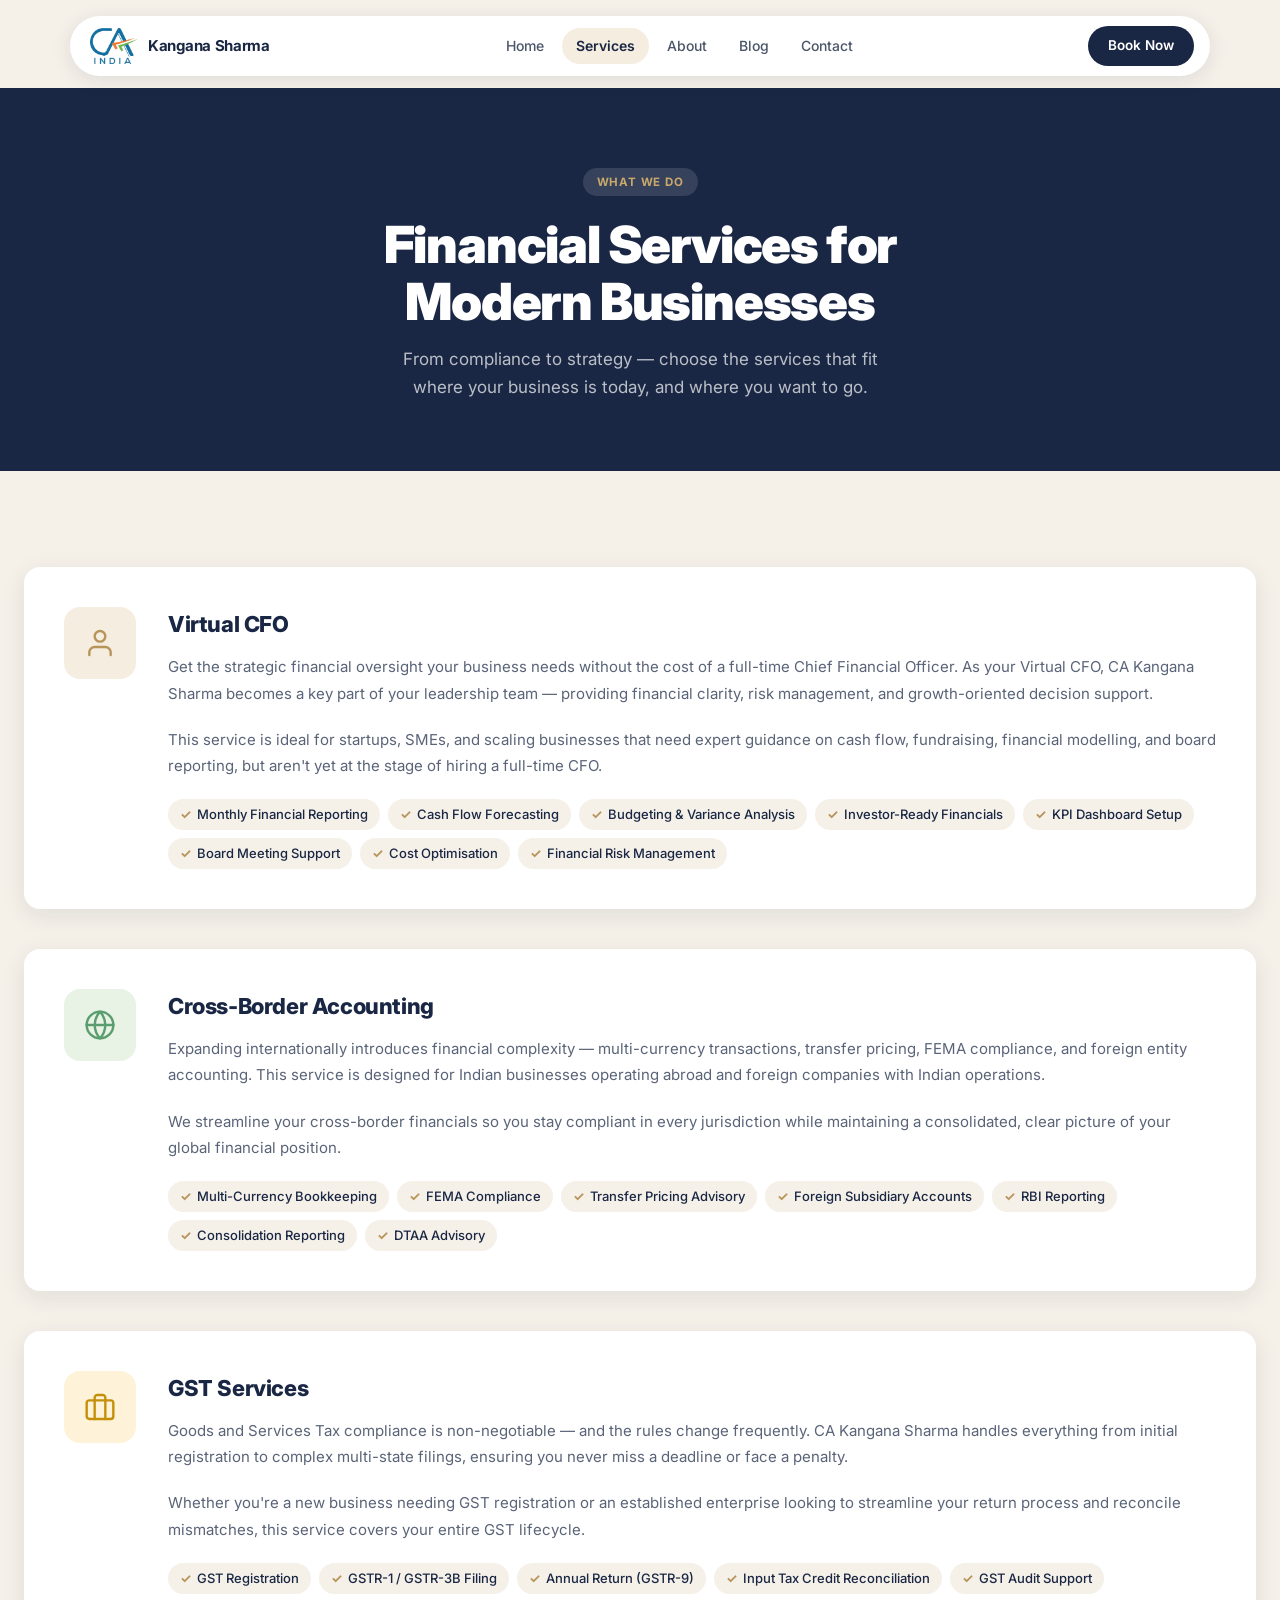
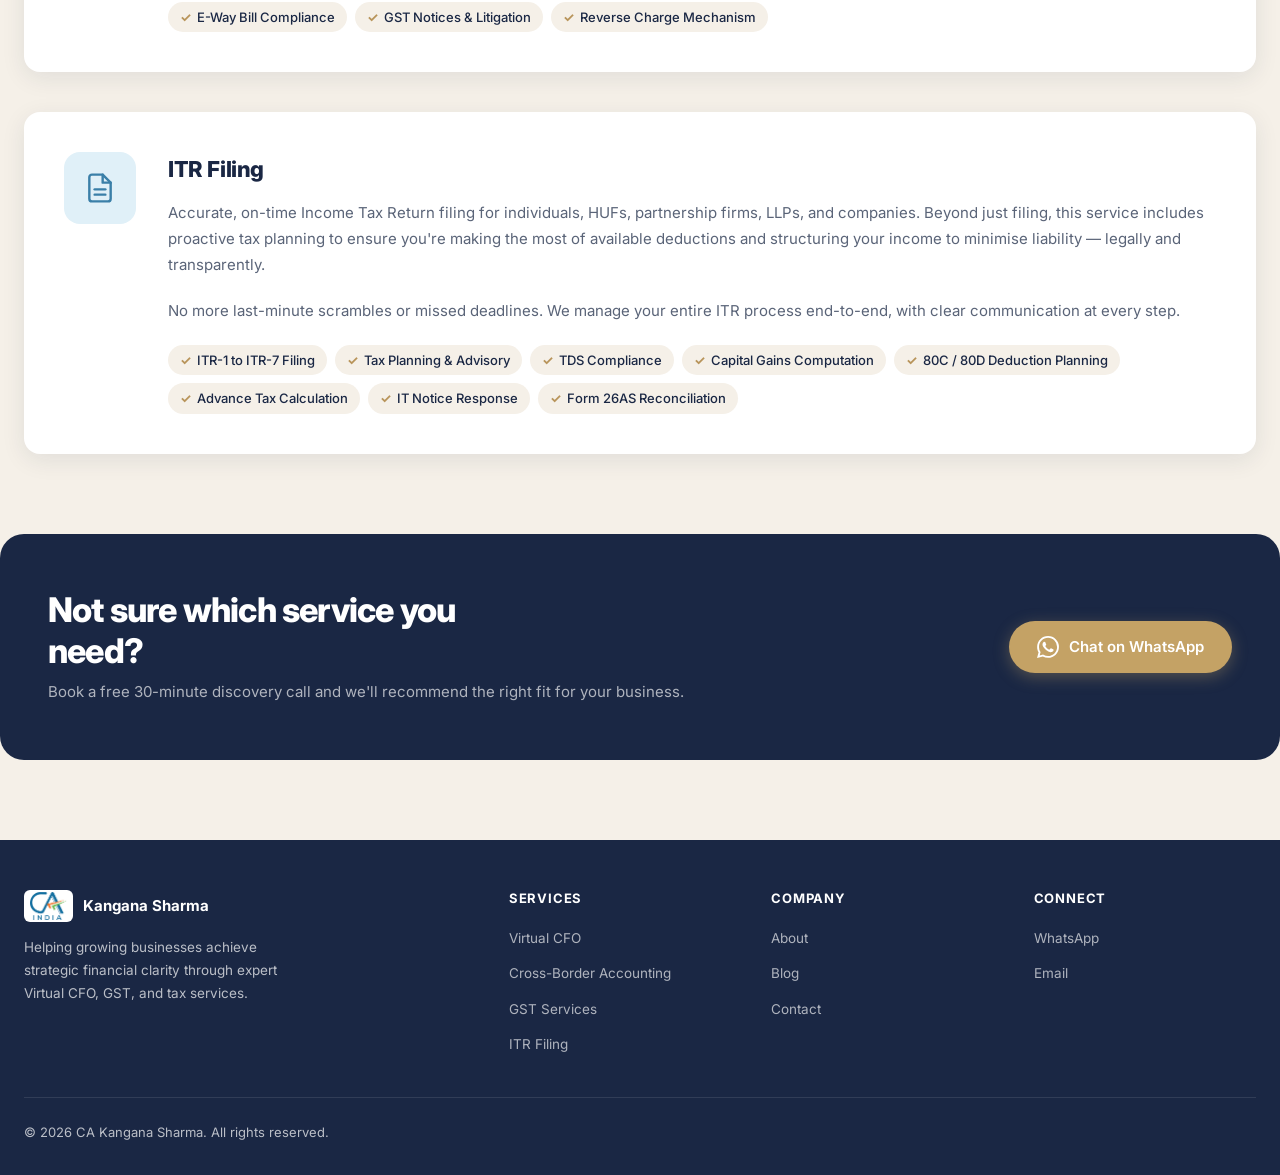
<file: services.html>
<!DOCTYPE html>
<html lang="en">
<head>
  <meta charset="UTF-8" />
  <meta name="viewport" content="width=device-width, initial-scale=1.0" />
  <title>Services — Virtual CFO, GST & ITR Filing | CA Kangana Sharma</title>
  <meta name="description" content="Explore financial services by CA Kangana Sharma: Virtual CFO leadership, GST return filing & reconciliation, ITR filing, and cross-border accounting." />
  
  <meta property="og:type" content="website" />
  <meta property="og:url" content="https://kangana-sharma.vercel.app/services" />
  <meta property="og:title" content="Services — Virtual CFO, GST & ITR Filing | CA Kangana Sharma" />
  <meta property="og:description" content="Explore financial services: Virtual CFO leadership, GST return filing, ITR compliance, and cross-border accounting." />
  <meta property="og:image" content="https://kangana-sharma.vercel.app/images/og-preview.png" />
  <meta name="twitter:card" content="summary_large_image" />
  <meta name="twitter:image" content="https://kangana-sharma.vercel.app/images/og-preview.png" />
  <link rel="preconnect" href="https://fonts.googleapis.com" />
  <link rel="preconnect" href="https://fonts.gstatic.com" crossorigin />
  <link rel="stylesheet" href="https://fonts.googleapis.com/css2?family=Inter:wght@400;500;600;700;800;900&display=swap" />
  <link rel="icon" type="image/png" href="images/ca-logo.png" />
  <link rel="stylesheet" href="css/style.css" />
</head>
<body>

  <!-- NAVBAR -->
  <div class="navbar-wrapper">
    <nav class="navbar" role="navigation" aria-label="Main navigation">
      <a href="index.html" class="navbar-brand">
        <div class="navbar-logo">
          <img src="images/ca-logo.png" alt="CA India Logo" />
        </div>
        <span class="navbar-wordmark">Kangana Sharma</span>
      </a>
      <ul class="navbar-links" id="navbar-links" role="menubar">
        <li><a href="index.html">Home</a></li>
        <li><a href="services.html" class="active">Services</a></li>
        <li><a href="about.html">About</a></li>
        <li><a href="blog.html">Blog</a></li>
        <li><a href="contact.html">Contact</a></li>
      </ul>
      <div class="navbar-actions">
        <a href="contact.html" class="btn-book" id="btn-book-nav">Book Now</a>
        <button class="nav-hamburger" id="nav-hamburger" aria-label="Open menu">
          <span></span><span></span><span></span>
        </button>
      </div>
    </nav>
  </div>

  <div class="page-wrapper">

    <!-- PAGE HERO -->
    <div class="page-hero">
      <div class="section-tag">What We Do</div>
      <h1>Financial Services for<br>Modern Businesses</h1>
      <p>From compliance to strategy — choose the services that fit where your business is today, and where you want to go.</p>
    </div>

    <!-- SERVICES LIST -->
    <section class="section">
      <div class="services-list">

        <!-- Virtual CFO -->
        <div class="service-block fade-up" id="virtual-cfo">
          <div class="service-block-icon icon-tan">
            <svg viewBox="0 0 24 24" fill="none" stroke="currentColor" stroke-width="1.8" stroke-linecap="round" stroke-linejoin="round" style="color:#b8945a">
              <path d="M20 21v-2a4 4 0 0 0-4-4H8a4 4 0 0 0-4 4v2"/><circle cx="12" cy="7" r="4"/>
            </svg>
          </div>
          <div class="service-block-body">
            <h2>Virtual CFO</h2>
            <p>
              Get the strategic financial oversight your business needs without the cost of a full-time Chief Financial Officer. 
              As your Virtual CFO, CA Kangana Sharma becomes a key part of your leadership team — providing financial clarity, 
              risk management, and growth-oriented decision support.
            </p>
            <p>
              This service is ideal for startups, SMEs, and scaling businesses that need expert guidance on cash flow, 
              fundraising, financial modelling, and board reporting, but aren't yet at the stage of hiring a full-time CFO.
            </p>
            <div class="service-features">
              <span class="feature-tag">Monthly Financial Reporting</span>
              <span class="feature-tag">Cash Flow Forecasting</span>
              <span class="feature-tag">Budgeting & Variance Analysis</span>
              <span class="feature-tag">Investor-Ready Financials</span>
              <span class="feature-tag">KPI Dashboard Setup</span>
              <span class="feature-tag">Board Meeting Support</span>
              <span class="feature-tag">Cost Optimisation</span>
              <span class="feature-tag">Financial Risk Management</span>
            </div>
          </div>
        </div>

        <!-- Cross-Border Accounting -->
        <div class="service-block fade-up" id="cross-border">
          <div class="service-block-icon icon-sage">
            <svg viewBox="0 0 24 24" fill="none" stroke="currentColor" stroke-width="1.8" stroke-linecap="round" stroke-linejoin="round" style="color:#5a9e6f">
              <circle cx="12" cy="12" r="10"/><line x1="2" y1="12" x2="22" y2="12"/>
              <path d="M12 2a15.3 15.3 0 0 1 4 10 15.3 15.3 0 0 1-4 10 15.3 15.3 0 0 1-4-10 15.3 15.3 0 0 1 4-10z"/>
            </svg>
          </div>
          <div class="service-block-body">
            <h2>Cross-Border Accounting</h2>
            <p>
              Expanding internationally introduces financial complexity — multi-currency transactions, transfer pricing, 
              FEMA compliance, and foreign entity accounting. This service is designed for Indian businesses operating 
              abroad and foreign companies with Indian operations.
            </p>
            <p>
              We streamline your cross-border financials so you stay compliant in every jurisdiction while maintaining 
              a consolidated, clear picture of your global financial position.
            </p>
            <div class="service-features">
              <span class="feature-tag">Multi-Currency Bookkeeping</span>
              <span class="feature-tag">FEMA Compliance</span>
              <span class="feature-tag">Transfer Pricing Advisory</span>
              <span class="feature-tag">Foreign Subsidiary Accounts</span>
              <span class="feature-tag">RBI Reporting</span>
              <span class="feature-tag">Consolidation Reporting</span>
              <span class="feature-tag">DTAA Advisory</span>
            </div>
          </div>
        </div>

        <!-- GST -->
        <div class="service-block fade-up" id="gst">
          <div class="service-block-icon icon-gst">
            <svg viewBox="0 0 24 24" fill="none" stroke="currentColor" stroke-width="1.8" stroke-linecap="round" stroke-linejoin="round" style="color:#c4900a">
              <rect x="2" y="7" width="20" height="14" rx="2"/><path d="M16 21V5a2 2 0 0 0-2-2h-4a2 2 0 0 0-2 2v16"/>
            </svg>
          </div>
          <div class="service-block-body">
            <h2>GST Services</h2>
            <p>
              Goods and Services Tax compliance is non-negotiable — and the rules change frequently. 
              CA Kangana Sharma handles everything from initial registration to complex multi-state filings, 
              ensuring you never miss a deadline or face a penalty.
            </p>
            <p>
              Whether you're a new business needing GST registration or an established enterprise looking to 
              streamline your return process and reconcile mismatches, this service covers your entire GST lifecycle.
            </p>
            <div class="service-features">
              <span class="feature-tag">GST Registration</span>
              <span class="feature-tag">GSTR-1 / GSTR-3B Filing</span>
              <span class="feature-tag">Annual Return (GSTR-9)</span>
              <span class="feature-tag">Input Tax Credit Reconciliation</span>
              <span class="feature-tag">GST Audit Support</span>
              <span class="feature-tag">E-Way Bill Compliance</span>
              <span class="feature-tag">GST Notices & Litigation</span>
              <span class="feature-tag">Reverse Charge Mechanism</span>
            </div>
          </div>
        </div>

        <!-- ITR Filing -->
        <div class="service-block fade-up" id="itr">
          <div class="service-block-icon icon-blue">
            <svg viewBox="0 0 24 24" fill="none" stroke="currentColor" stroke-width="1.8" stroke-linecap="round" stroke-linejoin="round" style="color:#3a7fa8">
              <path d="M14 2H6a2 2 0 0 0-2 2v16a2 2 0 0 0 2 2h12a2 2 0 0 0 2-2V8z"/>
              <polyline points="14 2 14 8 20 8"/><line x1="16" y1="13" x2="8" y2="13"/><line x1="16" y1="17" x2="8" y2="17"/>
            </svg>
          </div>
          <div class="service-block-body">
            <h2>ITR Filing</h2>
            <p>
              Accurate, on-time Income Tax Return filing for individuals, HUFs, partnership firms, LLPs, and companies. 
              Beyond just filing, this service includes proactive tax planning to ensure you're making the most of 
              available deductions and structuring your income to minimise liability — legally and transparently.
            </p>
            <p>
              No more last-minute scrambles or missed deadlines. We manage your entire ITR process end-to-end, 
              with clear communication at every step.
            </p>
            <div class="service-features">
              <span class="feature-tag">ITR-1 to ITR-7 Filing</span>
              <span class="feature-tag">Tax Planning & Advisory</span>
              <span class="feature-tag">TDS Compliance</span>
              <span class="feature-tag">Capital Gains Computation</span>
              <span class="feature-tag">80C / 80D Deduction Planning</span>
              <span class="feature-tag">Advance Tax Calculation</span>
              <span class="feature-tag">IT Notice Response</span>
              <span class="feature-tag">Form 26AS Reconciliation</span>
            </div>
          </div>
        </div>

      </div>
    </section>

    <!-- CTA BAND -->
    <div class="cta-band fade-up" style="max-width:1280px; margin-left:auto; margin-right:auto; margin-bottom:80px;">
      <div>
        <h2>Not sure which service you need?</h2>
        <p>Book a free 30-minute discovery call and we'll recommend the right fit for your business.</p>
      </div>
      <a
        href="https://wa.me/919284705515?text=Hi%20CA%20Kangana%20Sharma%2C%20I%27d%20like%20to%20discuss%20which%20service%20is%20right%20for%20my%20business."
        class="btn-whatsapp"
        target="_blank"
        rel="noopener noreferrer"
        id="services-whatsapp-btn"
        style="flex-shrink:0;"
      >
        <svg viewBox="0 0 24 24" fill="currentColor" width="22" height="22">
          <path d="M17.472 14.382c-.297-.149-1.758-.867-2.03-.967-.273-.099-.471-.148-.67.15-.197.297-.767.966-.94 1.164-.173.199-.347.223-.644.075-.297-.15-1.255-.463-2.39-1.475-.883-.788-1.48-1.761-1.653-2.059-.173-.297-.018-.458.13-.606.134-.133.298-.347.446-.52.149-.174.198-.298.298-.497.099-.198.05-.371-.025-.52-.075-.149-.669-1.612-.916-2.207-.242-.579-.487-.5-.669-.51-.173-.008-.371-.01-.57-.01-.198 0-.52.074-.792.372-.272.297-1.04 1.016-1.04 2.479 0 1.462 1.065 2.875 1.213 3.074.149.198 2.096 3.2 5.077 4.487.709.306 1.262.489 1.694.625.712.227 1.36.195 1.871.118.571-.085 1.758-.719 2.006-1.413.248-.694.248-1.289.173-1.413-.074-.124-.272-.198-.57-.347m-5.421 7.403h-.004a9.87 9.87 0 0 1-5.031-1.378l-.361-.214-3.741.982.998-3.648-.235-.374a9.86 9.86 0 0 1-1.51-5.26c.001-5.45 4.436-9.884 9.888-9.884 2.64 0 5.122 1.03 6.988 2.898a9.825 9.825 0 0 1 2.893 6.994c-.003 5.45-4.437 9.884-9.885 9.884m8.413-18.297A11.815 11.815 0 0 0 12.05 0C5.495 0 .16 5.335.157 11.892c0 2.096.547 4.142 1.588 5.945L.057 24l6.305-1.654a11.882 11.882 0 0 0 5.683 1.448h.005c6.554 0 11.89-5.335 11.893-11.893a11.821 11.821 0 0 0-3.48-8.413z"/>
        </svg>
        Chat on WhatsApp
      </a>
    </div>

    <!-- FOOTER -->
    <footer>
      <div class="footer-inner">
        <div class="footer-brand">
          <div class="footer-logo-mark">
            <div class="navbar-logo"><img src="images/ca-logo.png" alt="CA India Logo" style="height:32px;background:white;padding:2px 6px;border-radius:6px;" /></div>
            <span style="color:white;font-weight:700;font-size:15px;">Kangana Sharma</span>
          </div>
          <p>Helping growing businesses achieve strategic financial clarity through expert Virtual CFO, GST, and tax services.</p>
        </div>
        <div class="footer-col">
          <h4>Services</h4>
          <ul>
            <li><a href="#virtual-cfo">Virtual CFO</a></li>
            <li><a href="#cross-border">Cross-Border Accounting</a></li>
            <li><a href="#gst">GST Services</a></li>
            <li><a href="#itr">ITR Filing</a></li>
          </ul>
        </div>
        <div class="footer-col">
          <h4>Company</h4>
          <ul>
            <li><a href="about.html">About</a></li>
            <li><a href="blog.html">Blog</a></li>
            <li><a href="contact.html">Contact</a></li>
          </ul>
        </div>
        <div class="footer-col">
          <h4>Connect</h4>
          <ul>
            <li><a href="https://wa.me/919284705515" target="_blank" rel="noopener">WhatsApp</a></li>
            <li><a href="mailto:kanganasharma.co@gmail.com">Email</a></li>
          </ul>
        </div>
      </div>
      <div class="footer-bottom">
        <span>© 2026 CA Kangana Sharma. All rights reserved.</span>
      </div>
    </footer>

  </div>

  <script src="js/main.js"></script>
</body>
</html>
</file>
<file: css/style.css>
/* ===== DESIGN SYSTEM TOKENS ===== */
@import url('https://fonts.googleapis.com/css2?family=Inter:wght@400;500;600;700;800;900&display=swap');

:root {
  --bg-cream: #f5f0e8;
  --bg-cream-dark: #ede8de;
  --white: #ffffff;
  --navy: #1a2744;
  --navy-light: #243258;
  --navy-muted: #4a5568;
  --gold: #b8945a;
  --gold-light: #c9a86c;
  --gold-bg: #f0e6d3;
  --gold-btn: #c4a265;
  --tan: #e8d5b8;
  --tan-bg: #f5ede0;
  --sage: #a8c5a0;
  --sage-bg: #e8f2e5;
  --gst-gold: #d4a853;
  --gst-bg: #fef3d8;
  --blue-light: #7ab3cc;
  --blue-bg: #e0f0f8;
  --text-body: #5a6478;
  --text-muted: #8892a4;
  --shadow-sm: 0 2px 8px rgba(26, 39, 68, 0.06);
  --shadow-md: 0 4px 20px rgba(26, 39, 68, 0.10);
  --shadow-lg: 0 8px 40px rgba(26, 39, 68, 0.14);
  --shadow-card: 0 6px 24px rgba(26, 39, 68, 0.09);
  --radius-sm: 8px;
  --radius-md: 16px;
  --radius-lg: 24px;
  --radius-full: 9999px;
  --transition: all 0.25s cubic-bezier(0.4, 0, 0.2, 1);
}

/* ===== RESET & BASE ===== */
*, *::before, *::after {
  box-sizing: border-box;
  margin: 0;
  padding: 0;
}

html, body {
  overflow-x: hidden;
}

html {
  scroll-behavior: smooth;
}

body {
  font-family: 'Inter', -apple-system, BlinkMacSystemFont, sans-serif;
  background-color: var(--bg-cream);
  color: var(--navy);
  line-height: 1.6;
  -webkit-font-smoothing: antialiased;
}

a {
  text-decoration: none;
  color: inherit;
  transition: var(--transition);
}

img {
  max-width: 100%;
  display: block;
}

/* ===== NAVBAR ===== */
.navbar-wrapper {
  position: fixed;
  top: 0;
  left: 0;
  right: 0;
  z-index: 1000;
  display: flex;
  justify-content: center;
  padding: 16px 24px;
  pointer-events: none;
}

.navbar {
  display: flex;
  align-items: center;
  justify-content: space-between;
  background: var(--white);
  border-radius: var(--radius-full);
  padding: 10px 16px 10px 20px;
  box-shadow: var(--shadow-md);
  width: 100%;
  max-width: 1140px;
  pointer-events: all;
  gap: 12px;
}

.navbar-brand {
  display: flex;
  align-items: center;
  gap: 10px;
  flex-shrink: 0;
}

.navbar-logo {
  display: flex;
  align-items: center;
  justify-content: center;
  height: 36px;
  width: auto;
  flex-shrink: 0;
}

.navbar-logo img {
  height: 36px;
  width: auto;
  object-fit: contain;
  display: block;
}

.navbar-wordmark {
  font-size: 15px;
  font-weight: 700;
  color: var(--navy);
  letter-spacing: -0.3px;
  white-space: nowrap;
}

.navbar-links {
  display: flex;
  align-items: center;
  gap: 4px;
  list-style: none;
  flex: 1;
  justify-content: center;
}

.navbar-links li a {
  display: inline-block;
  padding: 7px 14px;
  font-size: 14px;
  font-weight: 500;
  color: var(--navy-muted);
  border-radius: var(--radius-full);
  transition: var(--transition);
  white-space: nowrap;
}

.navbar-links li a:hover {
  color: var(--navy);
  background: var(--bg-cream);
}

.navbar-links li a.active {
  background: var(--tan-bg);
  color: var(--navy);
  font-weight: 600;
}

.navbar-actions {
  display: flex;
  align-items: center;
  gap: 8px;
  flex-shrink: 0;
}

.btn-book {
  display: inline-flex;
  align-items: center;
  background: var(--navy);
  color: var(--white);
  padding: 9px 20px;
  border-radius: var(--radius-full);
  font-size: 13.5px;
  font-weight: 600;
  letter-spacing: 0.1px;
  transition: var(--transition);
  white-space: nowrap;
}

.btn-book:hover {
  background: var(--navy-light);
  transform: translateY(-1px);
  box-shadow: var(--shadow-md);
}

.btn-account {
  display: flex;
  align-items: center;
  justify-content: center;
  width: 36px;
  height: 36px;
  background: var(--bg-cream);
  border-radius: var(--radius-full);
  color: var(--navy);
  transition: var(--transition);
  border: 1.5px solid var(--bg-cream-dark);
}

.btn-account:hover {
  background: var(--bg-cream-dark);
}

/* ===== HAMBURGER (mobile) ===== */
.nav-hamburger {
  display: none;
  flex-direction: column;
  gap: 5px;
  background: none;
  border: none;
  cursor: pointer;
  padding: 4px;
}

.nav-hamburger span {
  display: block;
  width: 22px;
  height: 2px;
  background: var(--navy);
  border-radius: 2px;
  transition: var(--transition);
}

/* ===== PAGE WRAPPER ===== */
.page-wrapper {
  padding-top: 88px;
}

/* ===== HERO SECTION ===== */
.hero {
  min-height: calc(100vh - 88px);
  display: flex;
  align-items: center;
  padding: 60px 24px 80px;
  max-width: 1540px;
  margin: 0 auto;
}

.hero-inner {
  display: grid;
  grid-template-columns: 1.15fr 1fr;
  gap: 60px;
  align-items: center;
  width: 100%;
}

.hero-left {
  display: flex;
  flex-direction: column;
  gap: 32px;
}

.hero-tag {
  display: inline-flex;
  align-items: center;
  gap: 10px;
  background: var(--gold-bg);
  color: var(--gold);
  font-size: 13.5px;
  font-weight: 700;
  padding: 8px 18px;
  border-radius: var(--radius-full);
  letter-spacing: 0.6px;
  text-transform: uppercase;
  width: fit-content;
}

.hero-h1 {
  font-size: clamp(44px, 5.5vw, 68px);
  font-weight: 900;
  color: var(--navy);
  line-height: 1.1;
  letter-spacing: -2px;
}

.hero-sub {
  font-size: 19px;
  color: var(--text-body);
  line-height: 1.65;
  max-width: 520px;
}

.btn-whatsapp {
  display: inline-flex;
  align-items: center;
  gap: 10px;
  background: var(--gold-btn);
  color: var(--white);
  padding: 14px 28px;
  border-radius: var(--radius-full);
  font-size: 15px;
  font-weight: 600;
  width: fit-content;
  transition: var(--transition);
  box-shadow: 0 4px 16px rgba(196, 162, 101, 0.35);
}

.btn-whatsapp:hover {
  background: var(--gold);
  transform: translateY(-2px);
  box-shadow: 0 8px 24px rgba(196, 162, 101, 0.45);
}

.btn-whatsapp svg {
  width: 22px;
  height: 22px;
  flex-shrink: 0;
}

/* ===== HERO RIGHT — STAGGERED CARDS ===== */
.hero-right {
  position: relative;
  height: 560px;
}

.service-cards-stack {
  position: relative;
  width: 100%;
  height: 100%;
}

.scard {
  position: absolute;
  background: var(--white);
  border-radius: 20px;
  box-shadow: 0 14px 34px rgba(13, 27, 42, 0.08);
  padding: 26px 32px;
  display: flex;
  align-items: center;
  gap: 22px;
  min-width: 360px;
  transition: transform 0.3s ease, box-shadow 0.3s ease;
  cursor: default;
}

.scard:hover {
  transform: translateY(-6px) scale(1.02) !important;
  box-shadow: var(--shadow-lg);
}

.scard-icon {
  width: 60px;
  height: 60px;
  border-radius: 16px;
  display: flex;
  align-items: center;
  justify-content: center;
  flex-shrink: 0;
}

.scard-icon svg {
  width: 30px;
  height: 30px;
}

.scard-text {
  display: flex;
  flex-direction: column;
}

.scard-title {
  font-size: 18.5px;
  font-weight: 800;
  color: var(--navy);
  line-height: 1.25;
}

.scard-sub {
  font-size: 13.5px;
  color: var(--text-muted);
  font-weight: 500;
  margin-top: 4px;
}

/* Card positions — staggered diagonal */
.scard-1 {
  top: 0;
  left: 0;
  z-index: 4;
}

.scard-2 {
  top: 125px;
  left: 130px;
  z-index: 3;
}

.scard-3 {
  top: 260px;
  left: 20px;
  z-index: 2;
}

.scard-4 {
  top: 395px;
  left: 150px;
  z-index: 1;
}

/* Icon colors */
.icon-tan { background: var(--tan-bg); }
.icon-tan svg { color: #b8945a; }

.icon-sage { background: var(--sage-bg); }
.icon-sage svg { color: #5a9e6f; }

.icon-gst { background: var(--gst-bg); }
.icon-gst svg { color: #c4900a; }

.icon-blue { background: var(--blue-bg); }
.icon-blue svg { color: #3a7fa8; }

/* GST badge */
.gst-badge {
  display: inline-flex;
  align-items: center;
  justify-content: center;
  background: var(--gst-gold);
  color: var(--white);
  font-size: 9px;
  font-weight: 800;
  padding: 3px 6px;
  border-radius: 5px;
  letter-spacing: 0.5px;
}

/* ===== SECTION COMMONS ===== */
.section {
  padding: 80px 24px;
  max-width: 1540px;
  margin: 0 auto;
}

.section-tag {
  display: inline-flex;
  align-items: center;
  gap: 8px;
  background: var(--gold-bg);
  color: var(--gold);
  font-size: 11.5px;
  font-weight: 700;
  padding: 5px 14px;
  border-radius: var(--radius-full);
  letter-spacing: 0.8px;
  text-transform: uppercase;
  margin-bottom: 16px;
}

.section-h2 {
  font-size: clamp(28px, 3.5vw, 42px);
  font-weight: 800;
  color: var(--navy);
  letter-spacing: -1px;
  line-height: 1.15;
  margin-bottom: 16px;
}

.section-sub {
  font-size: 16px;
  color: var(--text-body);
  line-height: 1.7;
  max-width: 560px;
  margin-bottom: 48px;
}

/* ===== SERVICES GRID (homepage preview) ===== */
.services-preview-grid {
  display: grid;
  grid-template-columns: repeat(2, 1fr);
  gap: 20px;
}

.service-card-full {
  background: var(--white);
  border-radius: var(--radius-md);
  box-shadow: var(--shadow-card);
  padding: 28px;
  transition: var(--transition);
}

.service-card-full:hover {
  transform: translateY(-4px);
  box-shadow: var(--shadow-lg);
}

.service-card-full .icon-wrap {
  width: 48px;
  height: 48px;
  border-radius: 12px;
  display: flex;
  align-items: center;
  justify-content: center;
  margin-bottom: 18px;
}

.service-card-full .icon-wrap svg {
  width: 24px;
  height: 24px;
}

.service-card-full h3 {
  font-size: 17px;
  font-weight: 700;
  color: var(--navy);
  margin-bottom: 10px;
}

.service-card-full p {
  font-size: 14.5px;
  color: var(--text-body);
  line-height: 1.65;
}

/* ===== WHY CHOOSE SECTION ===== */
.why-grid {
  display: grid;
  grid-template-columns: repeat(3, 1fr);
  gap: 24px;
  margin-top: 48px;
}

.why-card {
  background: var(--white);
  border-radius: var(--radius-md);
  padding: 28px 24px;
  box-shadow: var(--shadow-sm);
  transition: var(--transition);
}

.why-card:hover {
  transform: translateY(-3px);
  box-shadow: var(--shadow-md);
}

.why-num {
  font-size: 38px;
  font-weight: 900;
  color: var(--gold-btn);
  letter-spacing: -1px;
  line-height: 1;
  margin-bottom: 8px;
}

.why-card h3 {
  font-size: 15px;
  font-weight: 700;
  color: var(--navy);
  margin-bottom: 8px;
}

.why-card p {
  font-size: 13.5px;
  color: var(--text-body);
  line-height: 1.6;
}

/* ===== CTA BAND ===== */
.cta-band {
  background: var(--navy);
  border-radius: var(--radius-lg);
  padding: 56px 48px;
  margin: 0 auto 80px;
  max-width: 1480px;
  display: flex;
  align-items: center;
  justify-content: space-between;
  gap: 32px;
}

.cta-band h2 {
  font-size: clamp(22px, 3vw, 34px);
  font-weight: 800;
  color: var(--white);
  letter-spacing: -0.8px;
  line-height: 1.2;
  max-width: 480px;
}

.cta-band p {
  color: rgba(255,255,255,0.65);
  margin-top: 8px;
  font-size: 15px;
}

/* ===== FOOTER ===== */
footer {
  background: var(--navy);
  color: rgba(255,255,255,0.7);
  padding: 48px 24px 32px;
}

.footer-inner {
  max-width: 1540px;
  margin: 0 auto;
  display: grid;
  grid-template-columns: 2fr 1fr 1fr 1fr;
  gap: 40px;
  margin-bottom: 40px;
}

.footer-brand p {
  font-size: 13.5px;
  line-height: 1.7;
  margin-top: 12px;
  max-width: 260px;
}

.footer-col h4 {
  font-size: 13px;
  font-weight: 700;
  color: var(--white);
  letter-spacing: 0.8px;
  text-transform: uppercase;
  margin-bottom: 16px;
}

.footer-col ul {
  list-style: none;
  display: flex;
  flex-direction: column;
  gap: 10px;
}

.footer-col ul li a {
  font-size: 13.5px;
  color: rgba(255,255,255,0.65);
  transition: var(--transition);
}

.footer-col ul li a:hover {
  color: var(--white);
}

.footer-bottom {
  max-width: 1540px;
  margin: 0 auto;
  border-top: 1px solid rgba(255,255,255,0.1);
  padding-top: 24px;
  display: flex;
  justify-content: space-between;
  align-items: center;
  font-size: 13px;
}

.footer-logo-mark {
  display: flex;
  align-items: center;
  gap: 10px;
  margin-bottom: 4px;
}

/* ===== PAGE HERO (inner pages) ===== */
.page-hero {
  background: var(--navy);
  padding: 80px 24px 70px;
  text-align: center;
}

.page-hero h1 {
  font-size: clamp(32px, 4vw, 52px);
  font-weight: 900;
  color: var(--white);
  letter-spacing: -1.2px;
  line-height: 1.1;
  margin-bottom: 16px;
}

.page-hero p {
  font-size: 17px;
  color: rgba(255,255,255,0.7);
  max-width: 520px;
  margin: 0 auto;
  line-height: 1.65;
}

.page-hero .section-tag {
  margin-bottom: 20px;
  background: rgba(255,255,255,0.12);
  color: var(--gold-light);
}

/* ===== SERVICES PAGE ===== */
.services-list {
  display: flex;
  flex-direction: column;
  gap: 40px;
  margin-top: 16px;
}

.service-block {
  background: var(--white);
  border-radius: var(--radius-md);
  box-shadow: var(--shadow-card);
  padding: 40px;
  display: grid;
  grid-template-columns: 72px 1fr;
  gap: 32px;
  align-items: start;
  transition: var(--transition);
}

.service-block:hover {
  box-shadow: var(--shadow-lg);
}

.service-block-icon {
  width: 72px;
  height: 72px;
  border-radius: 16px;
  display: flex;
  align-items: center;
  justify-content: center;
  flex-shrink: 0;
}

.service-block-icon svg {
  width: 32px;
  height: 32px;
}

.service-block-body h2 {
  font-size: 22px;
  font-weight: 800;
  color: var(--navy);
  margin-bottom: 12px;
  letter-spacing: -0.4px;
}

.service-block-body p {
  font-size: 15px;
  color: var(--text-body);
  line-height: 1.75;
  margin-bottom: 20px;
}

.service-features {
  display: flex;
  flex-wrap: wrap;
  gap: 8px;
}

.feature-tag {
  display: inline-flex;
  align-items: center;
  gap: 6px;
  background: var(--bg-cream);
  color: var(--navy);
  font-size: 13px;
  font-weight: 500;
  padding: 5px 12px;
  border-radius: var(--radius-full);
}

.feature-tag::before {
  content: '✓';
  color: var(--gold);
  font-weight: 700;
}

/* ===== ABOUT PAGE ===== */
.about-grid {
  display: grid;
  grid-template-columns: 1fr 1fr;
  gap: 60px;
  align-items: start;
  padding: 64px 24px;
  max-width: 1540px;
  margin: 0 auto;
}

@media (min-width: 901px) {
  .about-grid-reverse {
    grid-template-columns: 1fr 1fr;
  }
  .about-grid-reverse .about-content {
    grid-column: 1;
    grid-row: 1;
  }
  .about-grid-reverse .about-portrait {
    grid-column: 2;
    grid-row: 1;
  }
}

.about-portrait {
  position: relative;
}

.about-portrait-img {
  width: 100%;
  border-radius: var(--radius-lg);
  box-shadow: var(--shadow-lg);
  aspect-ratio: 4/5;
  object-fit: cover;
  object-position: top center;
  background: var(--bg-cream-dark);
  display: block;
  overflow: hidden;
}

.about-portrait-placeholder {
  width: 100%;
  border-radius: var(--radius-lg);
  box-shadow: var(--shadow-lg);
  aspect-ratio: 4/5;
  background: linear-gradient(135deg, var(--bg-cream-dark) 0%, var(--tan) 100%);
  display: flex;
  flex-direction: column;
  align-items: center;
  justify-content: center;
  gap: 16px;
  color: var(--navy-muted);
}

.portrait-badge {
  position: absolute;
  bottom: -16px;
  right: -16px;
  background: var(--white);
  border-radius: var(--radius-md);
  padding: 16px 20px;
  box-shadow: var(--shadow-md);
}

.portrait-badge .num {
  font-size: 28px;
  font-weight: 900;
  color: var(--navy);
  letter-spacing: -1px;
}

.portrait-badge .label {
  font-size: 12px;
  color: var(--text-muted);
  font-weight: 500;
}

.about-content h2 {
  font-size: clamp(26px, 3vw, 38px);
  font-weight: 800;
  color: var(--navy);
  letter-spacing: -0.8px;
  margin-bottom: 16px;
  line-height: 1.15;
}

.about-content p {
  font-size: 15.5px;
  color: var(--text-body);
  line-height: 1.75;
  margin-bottom: 16px;
}

.stats-row {
  display: grid;
  grid-template-columns: repeat(3, 1fr);
  gap: 16px;
  margin: 32px 0;
}

.stat-box {
  background: var(--bg-cream);
  border-radius: var(--radius-md);
  padding: 20px 16px;
  text-align: center;
}

.stat-box .val {
  font-size: 26px;
  font-weight: 900;
  color: var(--navy);
  letter-spacing: -0.8px;
}

.stat-box .lbl {
  font-size: 12px;
  color: var(--text-muted);
  font-weight: 500;
  margin-top: 4px;
  line-height: 1.4;
}

.credentials-list {
  display: flex;
  flex-direction: column;
  gap: 12px;
  margin-top: 24px;
}

.cred-item {
  display: flex;
  align-items: center;
  gap: 12px;
  font-size: 14.5px;
  color: var(--text-body);
}

.cred-dot {
  width: 8px;
  height: 8px;
  border-radius: 50%;
  background: var(--gold);
  flex-shrink: 0;
}

/* ===== BLOG PAGE ===== */
.blog-grid {
  display: grid;
  grid-template-columns: repeat(3, 1fr);
  gap: 24px;
}

.blog-card {
  background: var(--white);
  border-radius: var(--radius-md);
  box-shadow: var(--shadow-card);
  overflow: hidden;
  transition: var(--transition);
  display: flex;
  flex-direction: column;
}

.blog-card:hover {
  transform: translateY(-4px);
  box-shadow: var(--shadow-lg);
}

.blog-card-img {
  height: 180px;
  background: linear-gradient(135deg, var(--bg-cream-dark), var(--tan));
  display: flex;
  align-items: center;
  justify-content: center;
  color: var(--text-muted);
  font-size: 13px;
  font-weight: 500;
}

.blog-card-body {
  padding: 24px;
  flex: 1;
  display: flex;
  flex-direction: column;
}

.blog-tag {
  display: inline-flex;
  align-items: center;
  background: var(--gold-bg);
  color: var(--gold);
  font-size: 11px;
  font-weight: 700;
  padding: 3px 10px;
  border-radius: var(--radius-full);
  letter-spacing: 0.6px;
  text-transform: uppercase;
  margin-bottom: 12px;
  width: fit-content;
}

.blog-card-body h3 {
  font-size: 16px;
  font-weight: 700;
  color: var(--navy);
  line-height: 1.4;
  margin-bottom: 10px;
}

.blog-card-body p {
  font-size: 13.5px;
  color: var(--text-body);
  line-height: 1.65;
  flex: 1;
  margin-bottom: 16px;
}

.blog-meta {
  display: flex;
  align-items: center;
  justify-content: space-between;
  font-size: 12.5px;
  color: var(--text-muted);
  border-top: 1px solid var(--bg-cream);
  padding-top: 16px;
  margin-top: auto;
}

.read-more {
  color: var(--gold);
  font-weight: 600;
  font-size: 13px;
  display: flex;
  align-items: center;
  gap: 4px;
}

.read-more:hover {
  color: var(--gold-btn);
}

/* ===== CONTACT PAGE ===== */
.contact-section {
  padding: 72px 24px;
  max-width: 900px;
  margin: 0 auto;
}

.contact-grid {
  display: grid;
  grid-template-columns: 1fr 1fr;
  gap: 40px;
  align-items: start;
}

.contact-info h2 {
  font-size: clamp(26px, 3vw, 36px);
  font-weight: 800;
  color: var(--navy);
  letter-spacing: -0.8px;
  margin-bottom: 16px;
  line-height: 1.2;
}

.contact-info p {
  font-size: 15.5px;
  color: var(--text-body);
  line-height: 1.75;
  margin-bottom: 32px;
}

.contact-items {
  display: flex;
  flex-direction: column;
  gap: 16px;
}

.contact-item {
  display: flex;
  align-items: center;
  gap: 14px;
  font-size: 14.5px;
  color: var(--text-body);
}

.contact-icon {
  width: 40px;
  height: 40px;
  border-radius: 10px;
  background: var(--gold-bg);
  display: flex;
  align-items: center;
  justify-content: center;
  flex-shrink: 0;
}

.contact-icon svg {
  width: 18px;
  height: 18px;
  color: var(--gold);
}

.whatsapp-cta-card {
  background: var(--white);
  border-radius: var(--radius-lg);
  box-shadow: var(--shadow-card);
  padding: 40px 36px;
  display: flex;
  flex-direction: column;
  align-items: flex-start;
  gap: 16px;
}

.whatsapp-cta-card h3 {
  font-size: 20px;
  font-weight: 800;
  color: var(--navy);
  letter-spacing: -0.4px;
}

.whatsapp-cta-card p {
  font-size: 14.5px;
  color: var(--text-body);
  line-height: 1.65;
}

.wa-big-btn {
  display: inline-flex;
  align-items: center;
  gap: 12px;
  background: #25D366;
  color: var(--white);
  padding: 16px 32px;
  border-radius: var(--radius-full);
  font-size: 16px;
  font-weight: 700;
  width: 100%;
  justify-content: center;
  transition: var(--transition);
  box-shadow: 0 4px 20px rgba(37, 211, 102, 0.3);
}

.wa-big-btn:hover {
  background: #20c05e;
  transform: translateY(-2px);
  box-shadow: 0 8px 28px rgba(37, 211, 102, 0.4);
}

.wa-big-btn svg {
  width: 24px;
  height: 24px;
}

/* ===== SCROLL ANIMATIONS ===== */
.fade-up {
  opacity: 0;
  transform: translateY(28px);
  transition: opacity 0.55s ease, transform 0.55s ease;
}

.fade-up.visible {
  opacity: 1;
  transform: none;
}

.fade-up-d1 { transition-delay: 0.05s; }
.fade-up-d2 { transition-delay: 0.12s; }
.fade-up-d3 { transition-delay: 0.20s; }
.fade-up-d4 { transition-delay: 0.28s; }

/* ===== RESPONSIVE ===== */
@media (max-width: 900px) {
  .hero-inner {
    grid-template-columns: 1fr;
    gap: 40px;
    text-align: center;
  }

  .hero-left {
    align-items: center;
  }

  .hero-sub {
    max-width: 100%;
  }

  .hero-right {
    height: auto;
    position: relative;
    display: block;
    width: 100%;
  }

  .service-cards-stack {
    position: relative;
    display: flex;
    flex-direction: column;
    gap: 14px;
    width: 100%;
    max-width: 480px;
    margin: 0 auto;
    height: auto;
  }

  .scard {
    position: relative !important;
    top: auto !important;
    left: auto !important;
    right: auto !important;
    bottom: auto !important;
    width: 100% !important;
    min-width: unset !important;
    z-index: auto !important;
    box-shadow: var(--shadow-sm);
    text-align: left;
  }

  .why-grid,
  .values-grid {
    grid-template-columns: 1fr;
  }

  .footer-inner {
    grid-template-columns: 1fr 1fr;
  }

  .about-grid {
    grid-template-columns: 1fr;
    gap: 40px;
  }

  .about-portrait {
    max-width: 380px;
    margin: 0 auto;
  }

  .blog-grid {
    grid-template-columns: repeat(2, 1fr);
  }

  .contact-grid {
    grid-template-columns: 1fr;
  }

  .services-preview-grid {
    grid-template-columns: 1fr;
  }

  .cta-band {
    flex-direction: column;
    text-align: center;
    padding: 40px 28px;
  }
}

@media (max-width: 680px) {
  .navbar-wrapper {
    padding: 10px 12px;
  }

  .navbar {
    padding: 8px 12px;
    gap: 8px;
  }

  .navbar-logo img {
    height: 26px;
  }

  .navbar-wordmark {
    font-size: 13.5px;
  }

  .btn-book {
    padding: 7px 12px;
    font-size: 12px;
  }

  .navbar-links {
    display: none;
  }

  .navbar-links.open {
    display: flex;
    flex-direction: column;
    position: absolute;
    top: 64px;
    left: 12px;
    right: 12px;
    background: var(--white);
    border-radius: var(--radius-md);
    box-shadow: var(--shadow-lg);
    padding: 16px;
    gap: 4px;
    z-index: 999;
  }

  .navbar-links.open li a {
    display: block;
    padding: 10px 16px;
  }

  .nav-hamburger {
    display: flex;
  }

  .btn-account {
    display: none;
  }

  .hero {
    padding: 30px 16px 50px;
  }

  .hero-h1 {
    font-size: 30px;
    letter-spacing: -0.8px;
  }

  .why-grid {
    grid-template-columns: 1fr;
  }

  .footer-inner {
    grid-template-columns: 1fr;
    gap: 28px;
  }

  .footer-bottom {
    flex-direction: column;
    gap: 8px;
    text-align: center;
  }

  .blog-grid {
    grid-template-columns: 1fr;
  }

  .service-block {
    grid-template-columns: 1fr;
    gap: 16px;
    padding: 28px;
  }

  .stats-row {
    grid-template-columns: 1fr;
  }

  .page-hero {
    padding: 60px 20px 52px;
  }
}

@media (max-width: 400px) {
  .scard {
    min-width: 160px;
  }
  .scard-2 { left: 70px; }
  .scard-4 { left: 80px; }
}

/* ===== TESTIMONIAL CONTINUOUS INFINITE MARQUEE ===== */
.testimonials-slider-wrapper {
  position: relative;
  overflow: hidden;
  margin-top: 30px;
  padding: 16px 0;
  mask-image: linear-gradient(to right, transparent, black 8%, black 92%, transparent);
  -webkit-mask-image: linear-gradient(to right, transparent, black 8%, black 92%, transparent);
}

.testimonials-track {
  display: flex;
  gap: 24px;
  width: max-content;
  animation: continuousMarquee 32s linear infinite;
  will-change: transform;
}

.testimonials-slider-wrapper:hover .testimonials-track {
  animation-play-state: paused;
}

@keyframes continuousMarquee {
  0% {
    transform: translateX(0);
  }
  100% {
    transform: translateX(calc(-50% - 12px));
  }
}

.tcard {
  flex: 0 0 350px;
  width: 350px;
  background: rgba(255, 255, 255, 0.07);
  border: 1px solid rgba(255, 255, 255, 0.12);
  border-radius: var(--radius-md);
  padding: 28px 24px;
  transition: var(--transition);
  display: flex;
  flex-direction: column;
  justify-content: space-between;
  backdrop-filter: blur(8px);
}

.tcard:hover {
  background: rgba(255, 255, 255, 0.14);
  border-color: rgba(201, 168, 108, 0.5);
  transform: translateY(-4px);
}

.tcard-content {
  margin-bottom: 20px;
}

.tcard-stars {
  color: #ffc107;
  font-size: 15px;
  letter-spacing: 3px;
  margin-bottom: 14px;
}

.tcard p {
  font-size: 14px;
  color: rgba(255, 255, 255, 0.88);
  line-height: 1.65;
  font-style: italic;
}

.tcard-author {
  display: flex;
  align-items: center;
  gap: 12px;
  border-top: 1px solid rgba(255, 255, 255, 0.1);
  padding-top: 16px;
}

.tcard-avatar {
  width: 42px;
  height: 42px;
  border-radius: 50%;
  background: linear-gradient(135deg, var(--gold) 0%, var(--gold-btn) 100%);
  display: flex;
  align-items: center;
  justify-content: center;
  font-size: 15px;
  font-weight: 800;
  color: var(--white);
  flex-shrink: 0;
  box-shadow: 0 2px 10px rgba(0,0,0,0.2);
}

.tcard-name {
  font-size: 14px;
  font-weight: 700;
  color: var(--white);
}

.tcard-role {
  font-size: 12px;
  color: rgba(255, 255, 255, 0.6);
}

.tcard-tag {
  display: inline-block;
  font-size: 10px;
  font-weight: 700;
  color: var(--gold-light);
  background: rgba(201, 168, 108, 0.18);
  padding: 2px 8px;
  border-radius: 4px;
  margin-top: 3px;
  text-transform: uppercase;
  letter-spacing: 0.5px;
}

@media (max-width: 640px) {
  .tcard {
    flex: 0 0 290px;
    width: 290px;
    padding: 22px 18px;
  }
}
</file>
